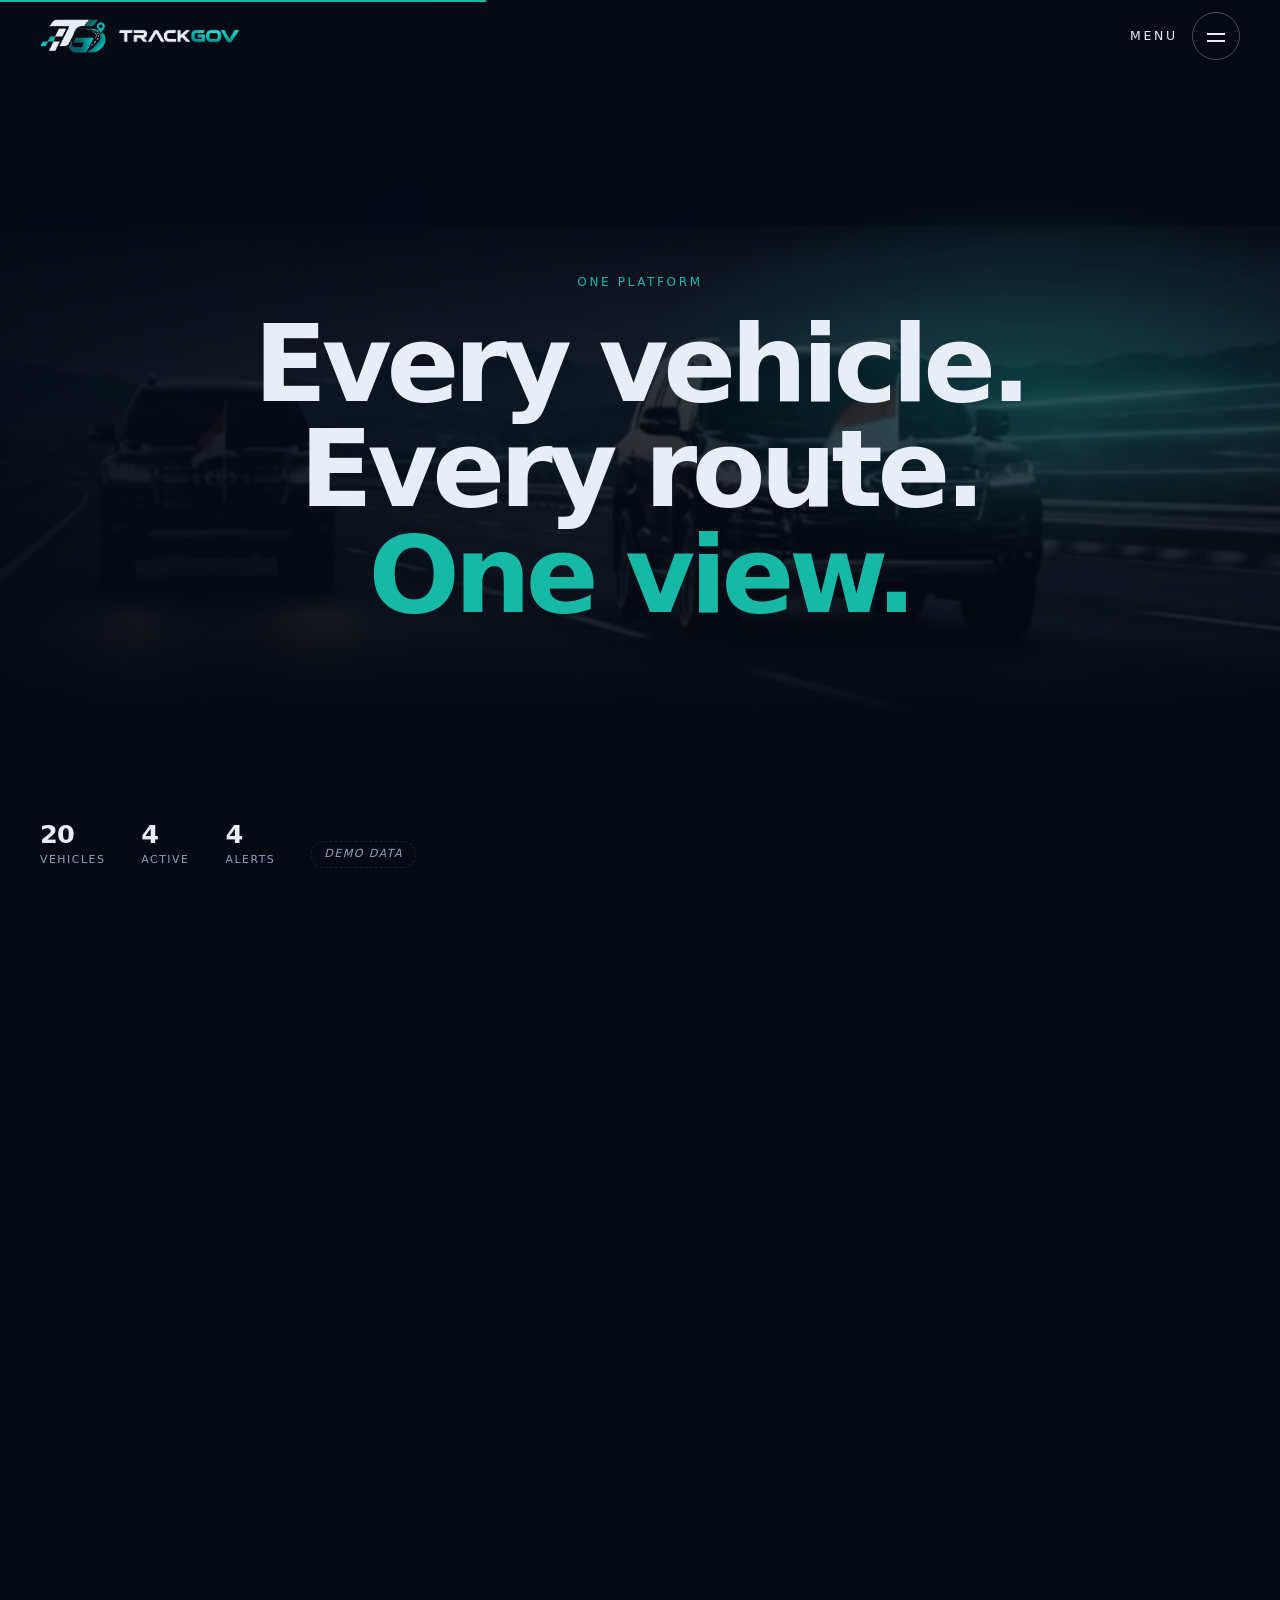
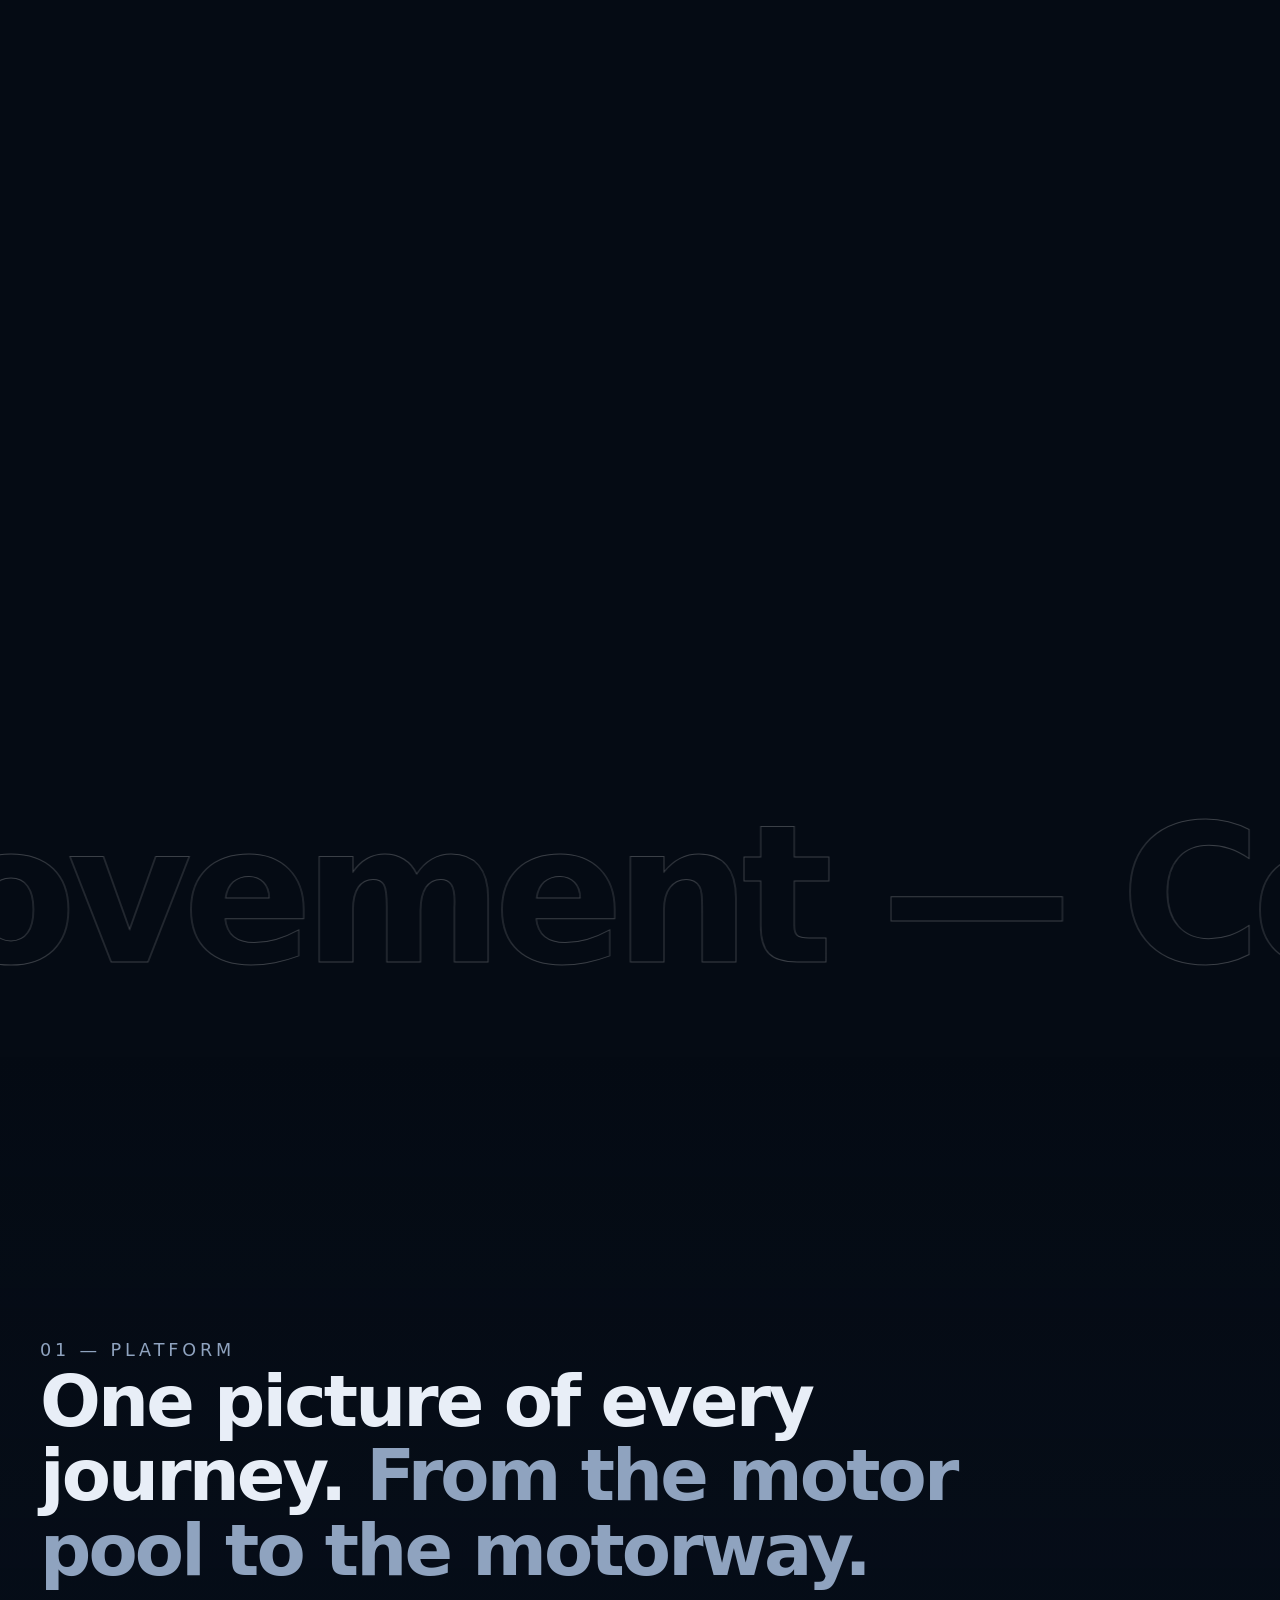
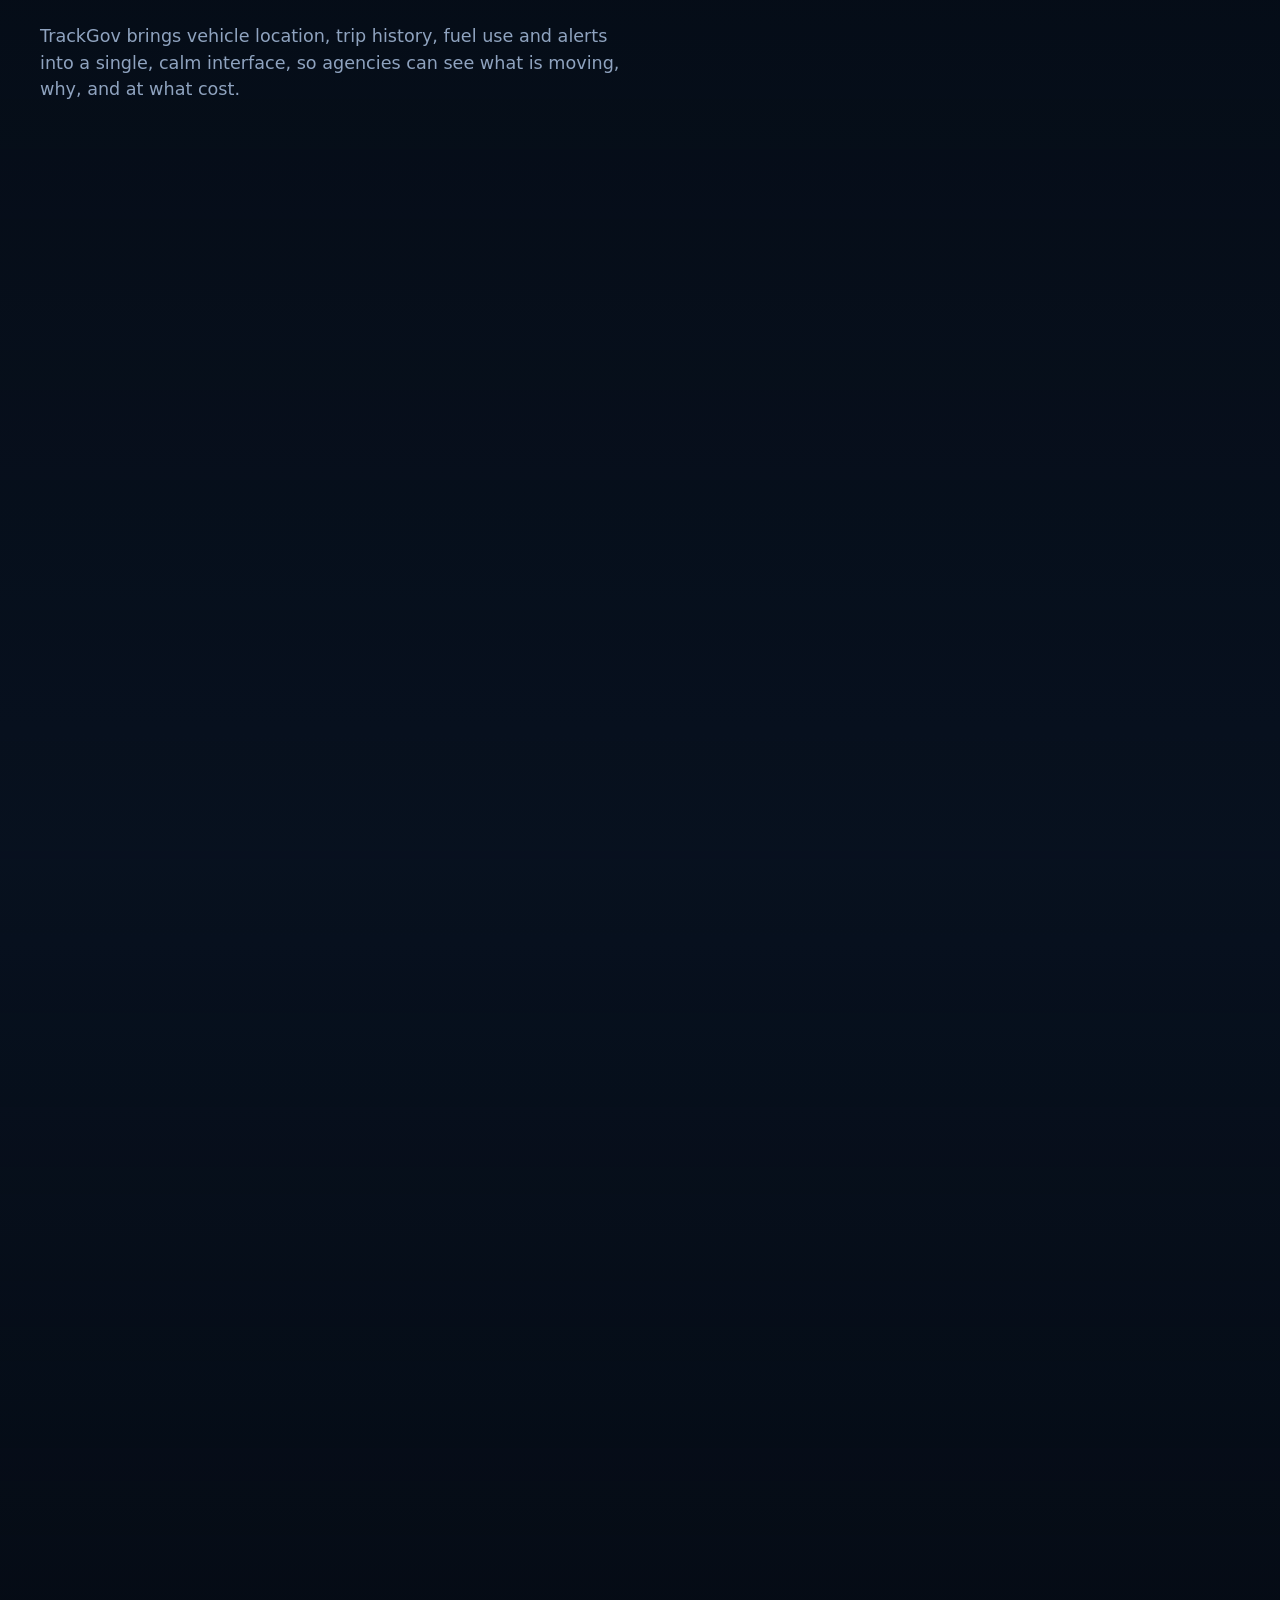
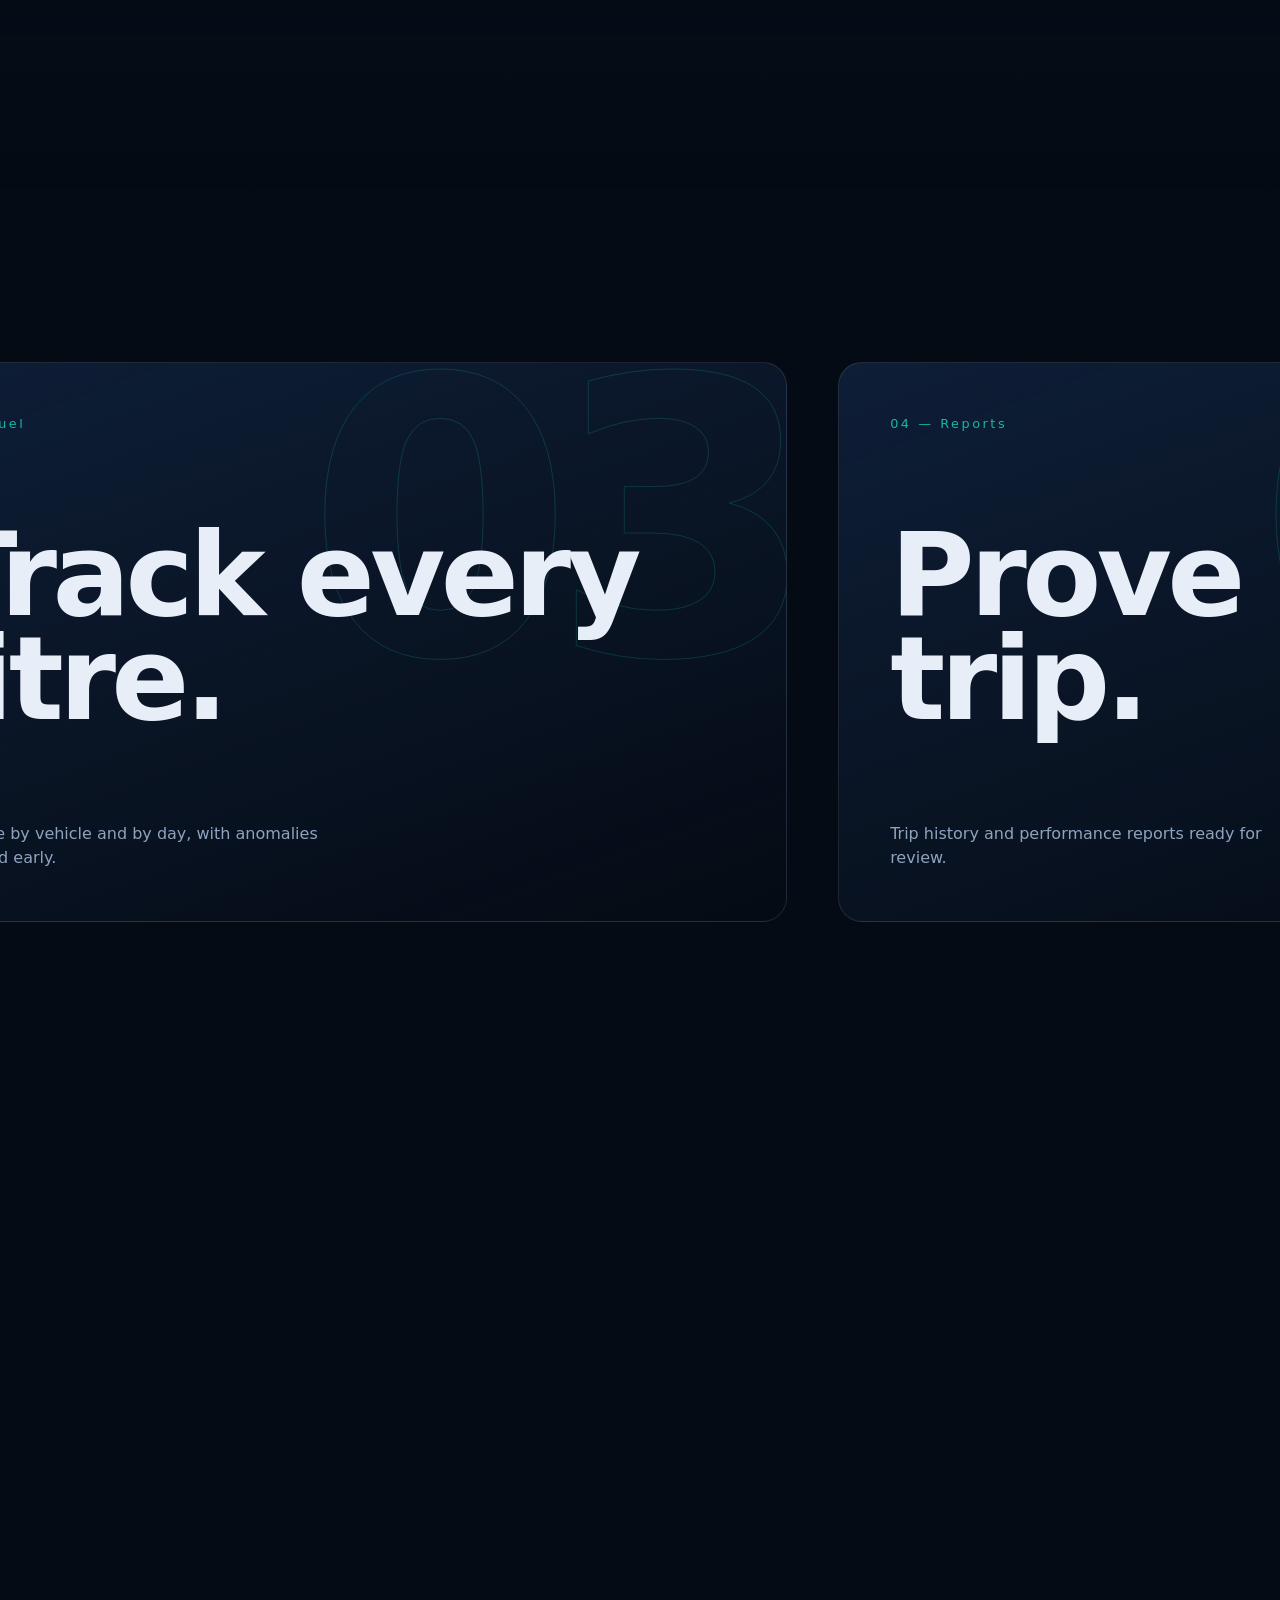
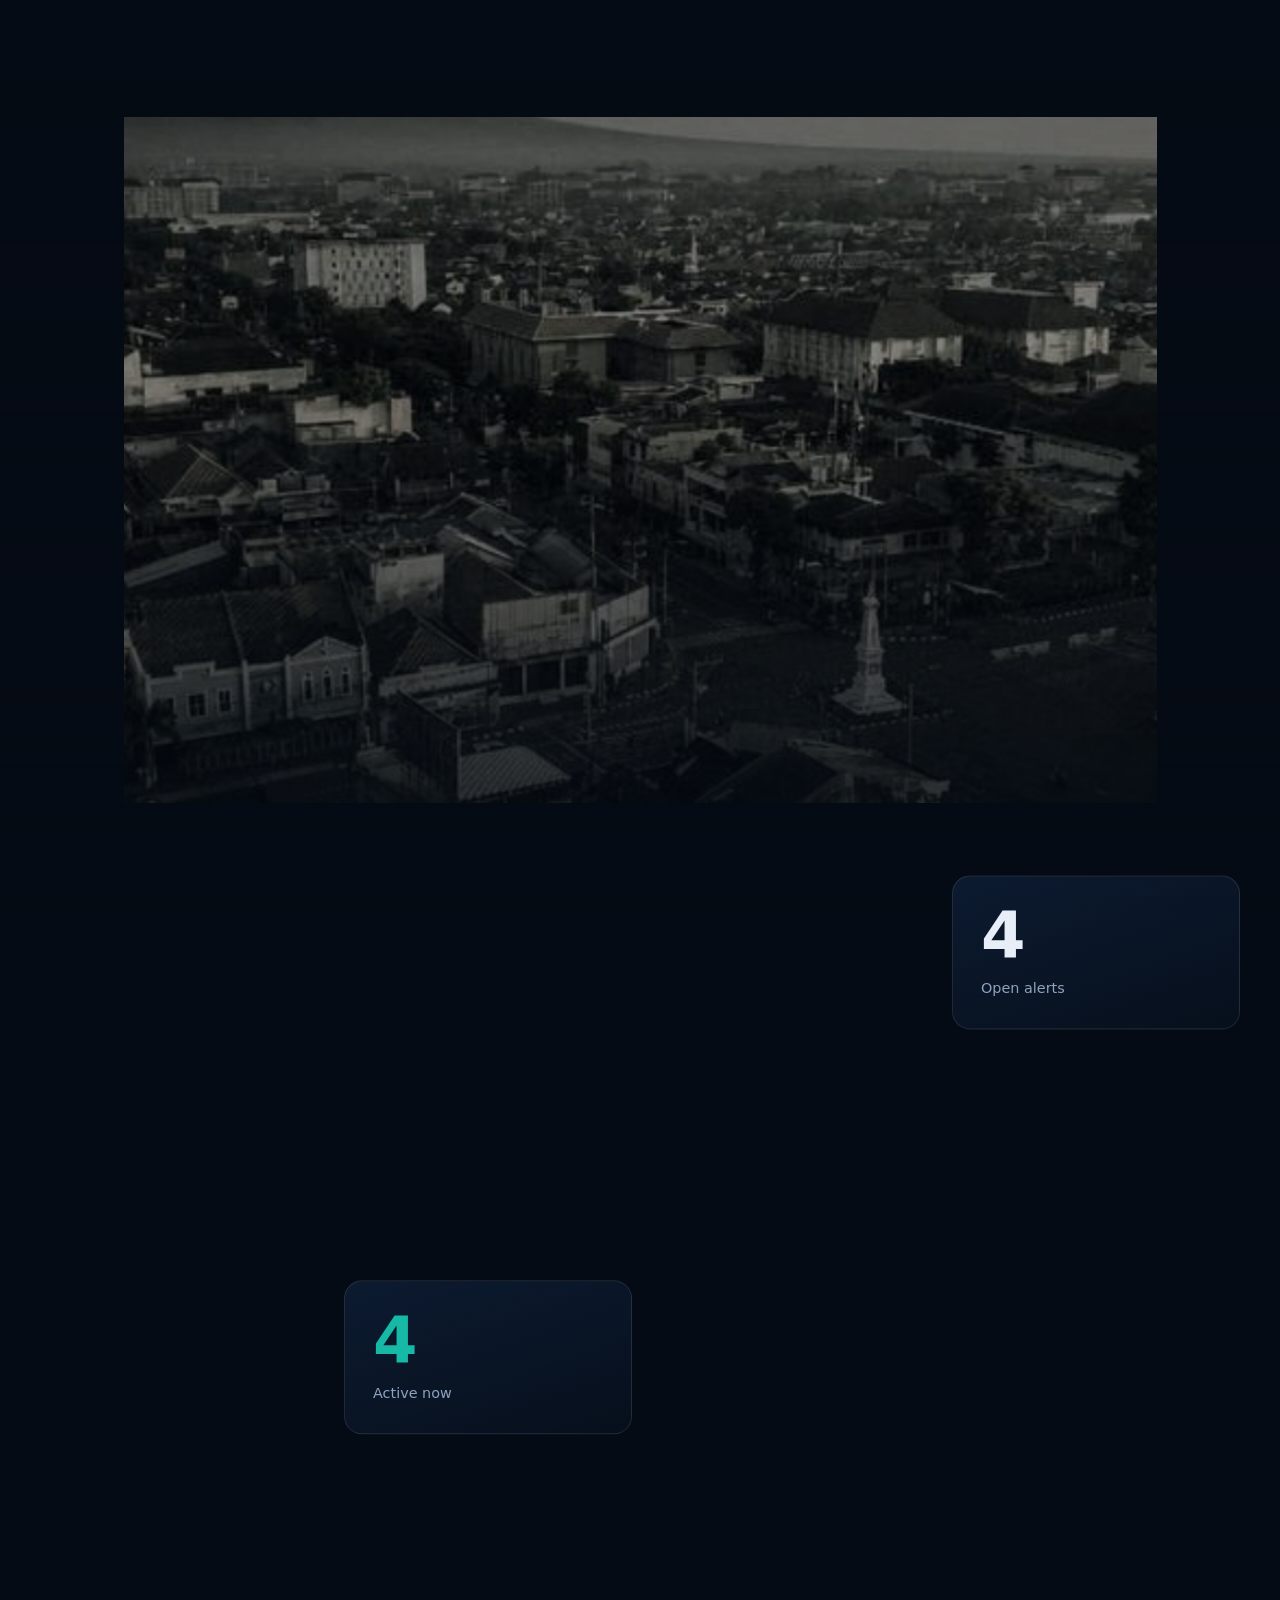
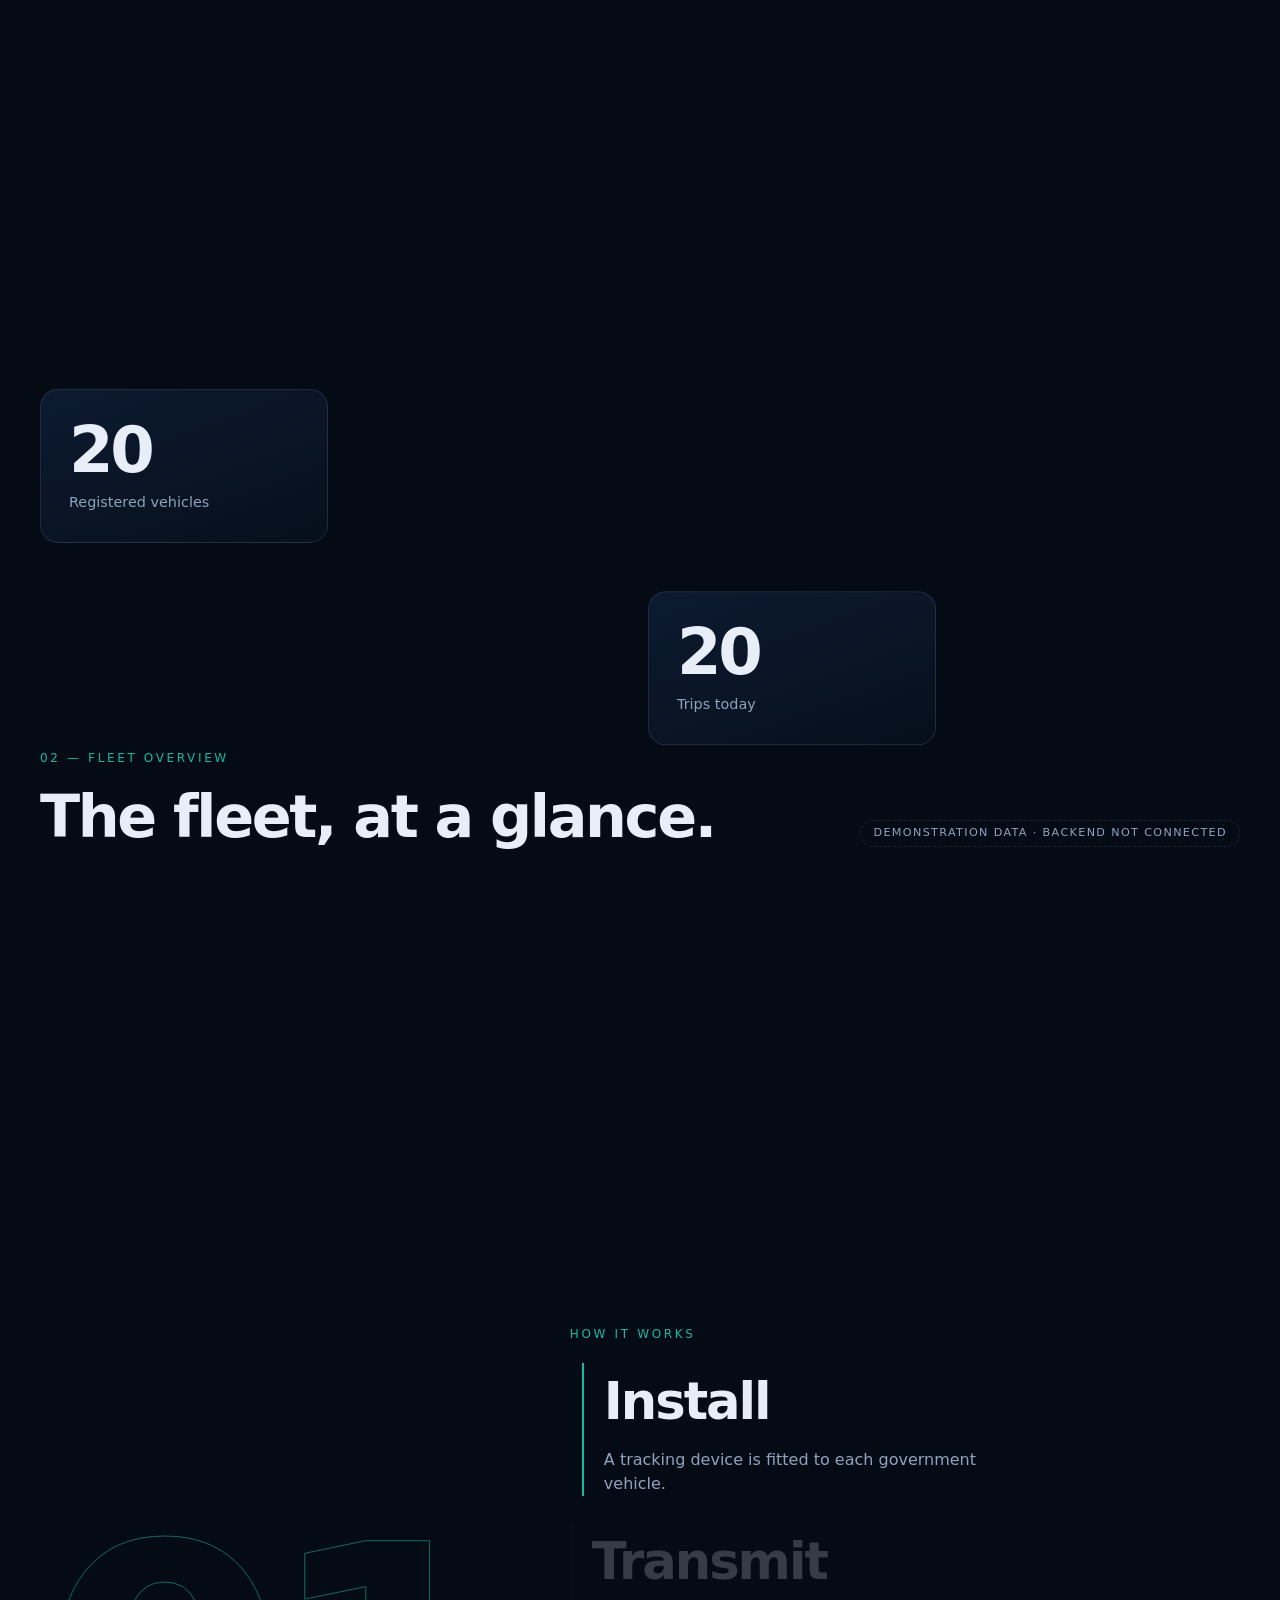
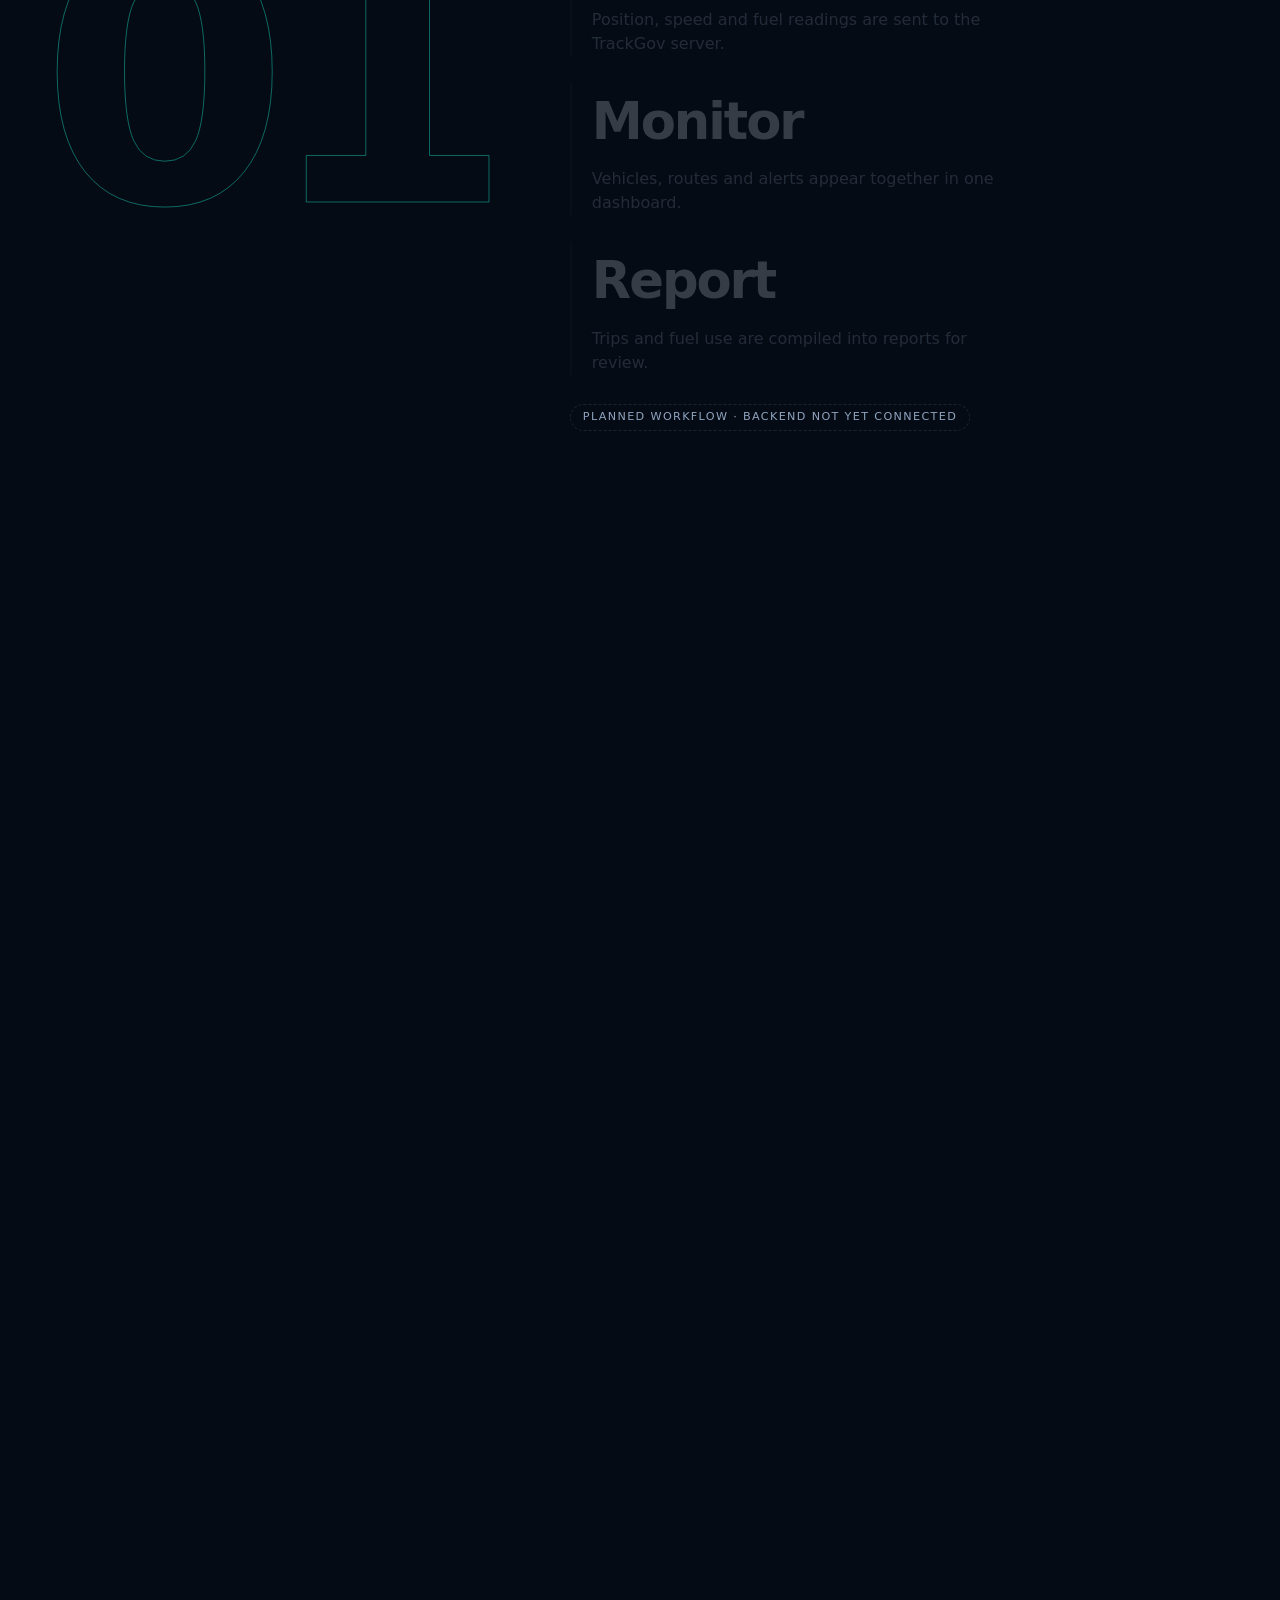
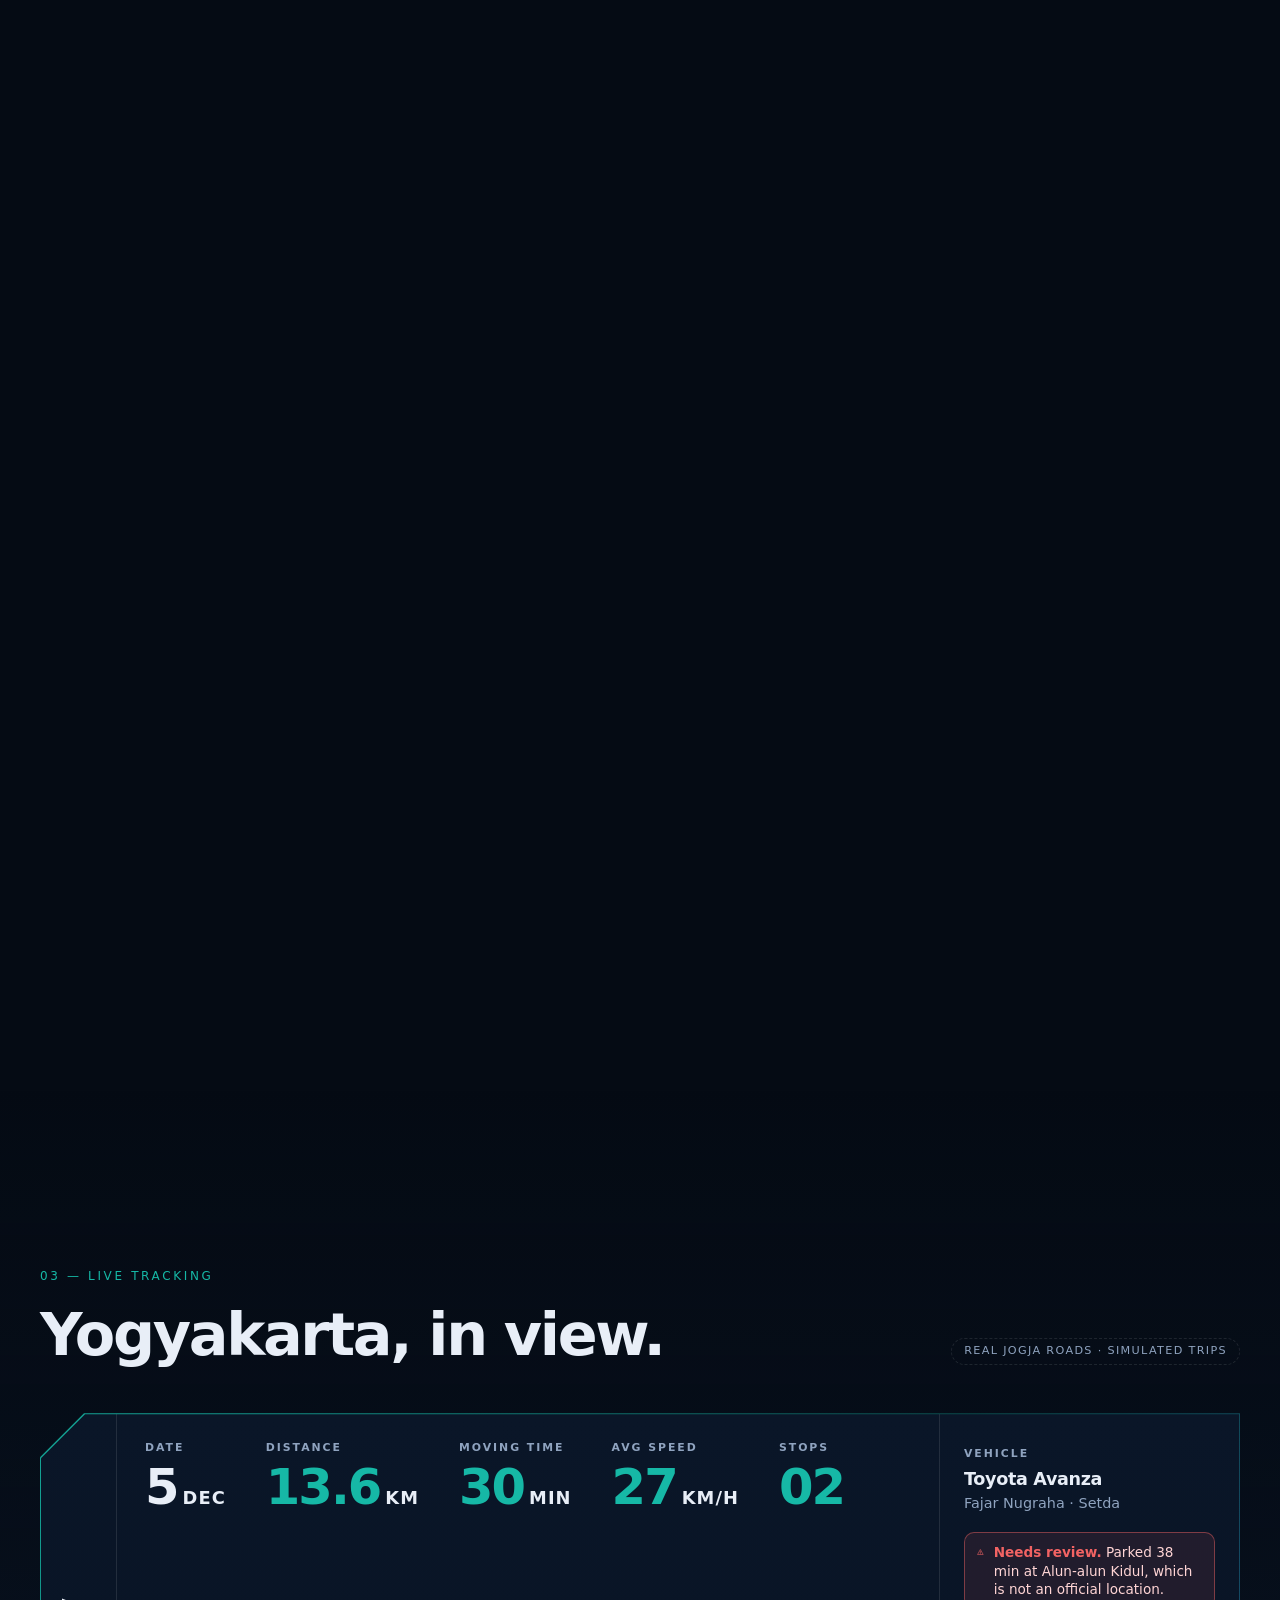
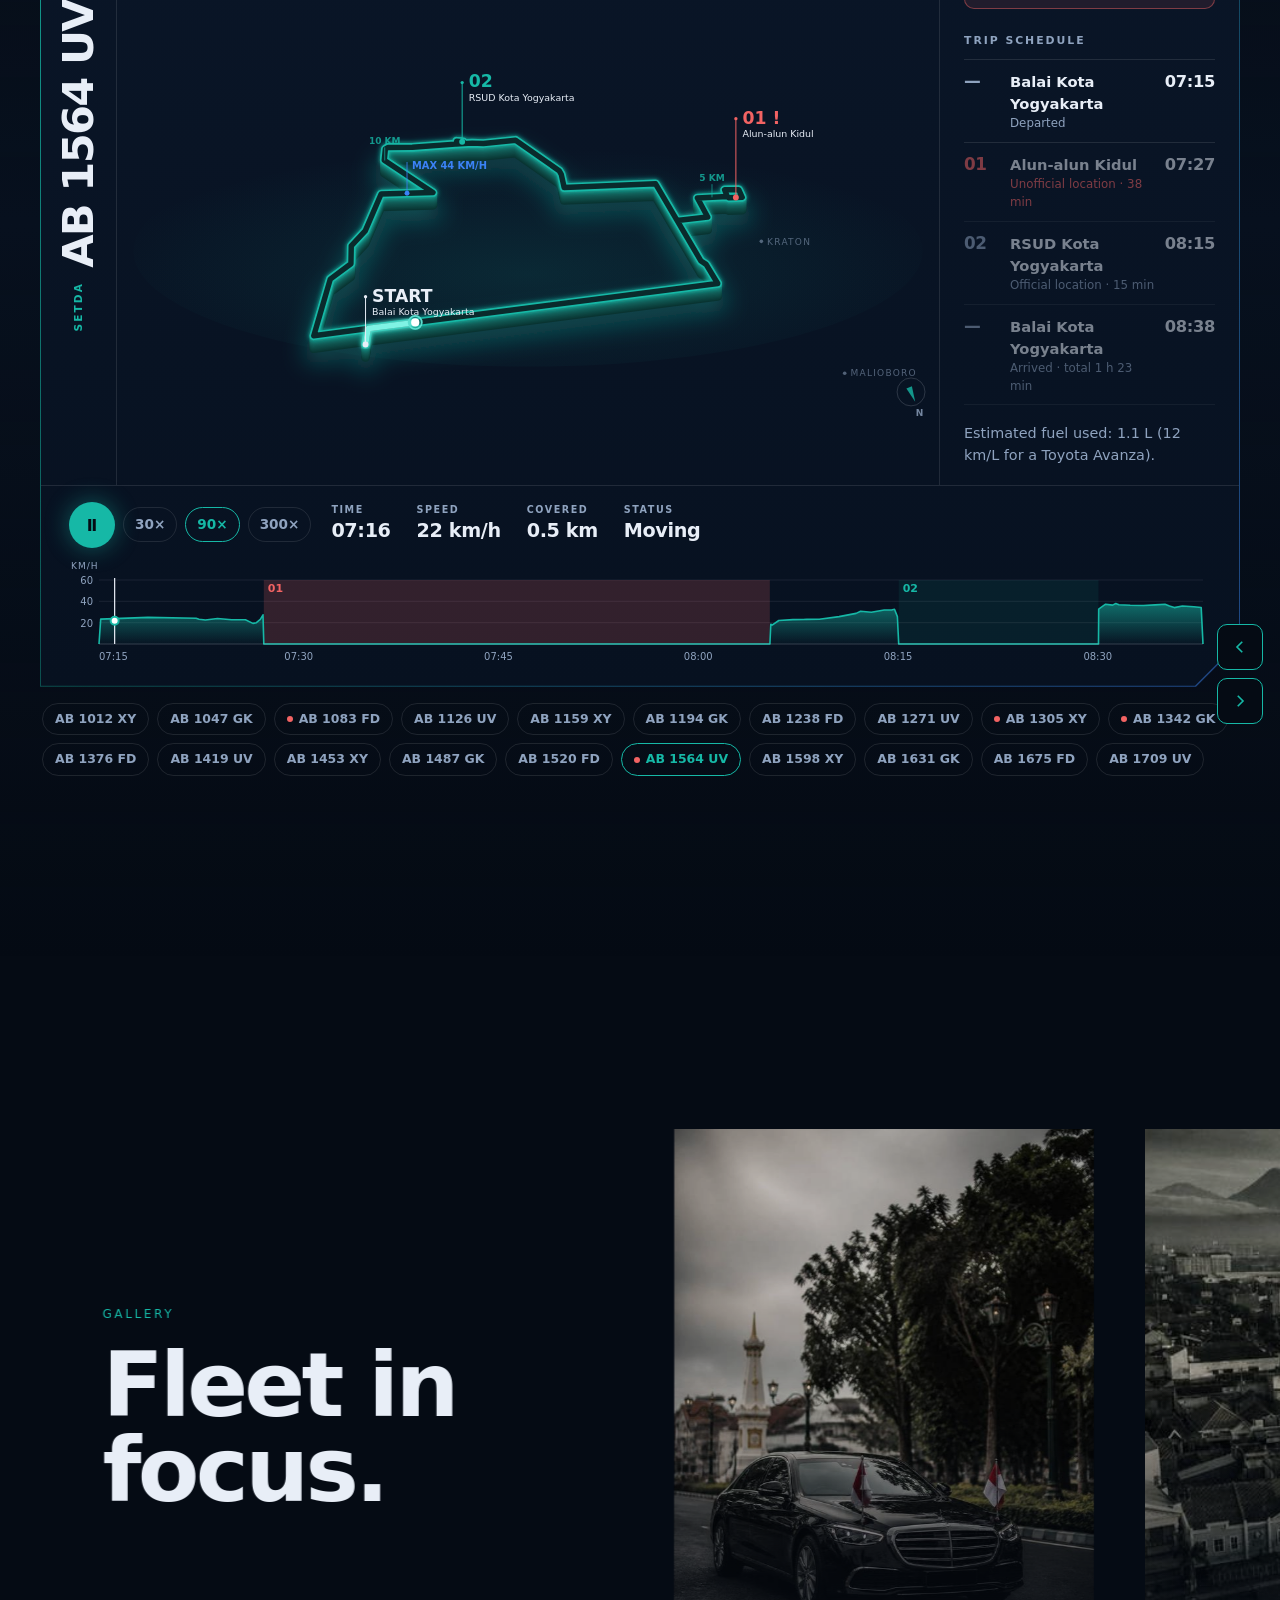
<file: index.html>
<!doctype html>
<html lang="en">
  <head>
    <meta charset="utf-8" />
    <meta name="viewport" content="width=device-width, initial-scale=1, viewport-fit=cover" />
    <title>TrackGov — Movement, Under Control.</title>
    <meta name="color-scheme" content="dark" />

    <link rel="stylesheet" href="css/style.css" />
    <link rel="stylesheet" href="css/track.css" />
  </head>
  <body class="loading">
    <div class="curtain" id="cur" aria-hidden="true">
      <div class="ld">
        <div class="lg lg-b"></div>
        <img class="lw-b" src="assets/img/logo-wordmark.png" alt="" width="602" height="69" /><img
          class="lt-b"
          src="assets/img/logo-tagline.png"
          alt=""
          width="545"
          height="19"
        />
      </div>
      <span id="lab">TrackGov</span><b id="cnt">0</b>
    </div>
    <div class="pg" aria-hidden="true"></div>
    <div class="bgfx" aria-hidden="true">
      <i class="o o1"></i><i class="o o2"></i><i class="o o3"></i
      ><svg viewBox="0 0 600 600" fill="none" stroke="#16b8a6" stroke-width="1">
        <defs>
          <g id="ct">
            <path d="M300 80C420 70 530 150 540 280S450 520 300 530 70 440 60 300 180 90 300 80Z" />
            <path
              d="M300 120C400 112 490 180 498 285S425 480 300 488 108 415 100 300 200 128 300 120Z"
            />
            <path
              d="M300 160C380 154 450 210 456 290S400 440 300 446 146 390 140 300 220 166 300 160Z"
            />
            <path
              d="M300 200C360 196 410 238 414 295S375 400 300 404 186 365 182 300 240 204 300 200Z"
            />
          </g>
        </defs>
        <use href="#ct" />
        <use
          href="#ct"
          transform="translate(300 300) scale(1.55) rotate(20) translate(-300 -300)"
        />
        <use
          href="#ct"
          transform="translate(300 300) scale(2.3) rotate(-15) translate(-300 -300)"
        /></svg
      ><b class="sk"></b><b class="sk"></b><b class="sk"></b>
    </div>
    <header id="top">
      <div class="wrap bar">
        <a class="mark" href="#hero" aria-label="TrackGov — home"
          ><span class="lg lg-s" aria-hidden="true"></span
          ><img class="lw-s" src="assets/img/logo-wordmark.png" alt="" width="602" height="69"
        /></a>
        <button class="burger" aria-expanded="false" aria-controls="menu" aria-label="Open menu">
          <span class="lbl">Menu</span><span class="ic" aria-hidden="true"><i></i><i></i></span>
        </button>
      </div>
    </header>
    <div class="menu" id="menu" inert role="dialog" aria-modal="true" aria-label="Main menu">
      <div class="mc">
        <figure class="t t-sedan" style="--i: 0">
          <img
            src="assets/img/sedan.jpg"
            alt="Black official sedan with Indonesian flags on a Yogyakarta road"
            loading="lazy"
            decoding="async"
          />
          <figcaption>Official fleet</figcaption>
        </figure>
        <figure class="t t-yogya" style="--i: 1">
          <img
            src="assets/img/yogyakarta-aerial.jpg"
            alt="Aerial view of Yogyakarta with the Tugu intersection and Mount Merapi"
            loading="lazy"
            decoding="async"
          />
          <figcaption>Yogyakarta</figcaption>
        </figure>
        <figure class="t t-detail" style="--i: 2">
          <img
            src="assets/img/sedan-detail.jpg"
            alt="Close-up of the sedan grille and headlights"
            loading="lazy"
            decoding="async"
          />
          <figcaption>Detail</figcaption>
        </figure>
        <figure class="t t-suv" style="--i: 3">
          <img
            src="assets/img/suv-highway.jpg"
            alt="Black government SUV driving along a highway"
            loading="lazy"
            decoding="async"
          />
          <figcaption>On the road</figcaption>
        </figure>
        <figure class="t t-control" style="--i: 4">
          <img
            src="assets/img/control-room.jpg"
            alt="Fleet operations room with tracking screens"
            loading="lazy"
            decoding="async"
          />
          <figcaption>Operations</figcaption>
        </figure>
      </div>
      <nav class="mn" aria-label="Main">
        <ul>
          <li>
            <a href="#hero" data-hot="sedan"
              ><em aria-hidden="true">01</em><span style="--i: 0">Home</span></a
            >
          </li>
          <li>
            <a href="#tracking" data-hot="yogya"
              ><em aria-hidden="true">02</em><span style="--i: 1">Live Tracking</span></a
            >
          </li>
          <li>
            <a href="#capabilities" data-hot="suv"
              ><em aria-hidden="true">03</em><span style="--i: 2">Fleet</span></a
            >
          </li>
          <li>
            <a href="#intelligence" data-hot="control"
              ><em aria-hidden="true">04</em><span style="--i: 3">Reports</span></a
            >
          </li>
          <li>
            <a href="#about" data-hot="detail"
              ><em aria-hidden="true">05</em><span style="--i: 4">About</span></a
            >
          </li>
          <li>
            <a href="login.html" data-hot="sedan"
              ><em aria-hidden="true">06</em><span style="--i: 5">Login</span></a
            >
          </li>
        </ul>
      </nav>
      <p class="mf">TrackGov · Demonstration build</p>
      <svg
        class="cont"
        viewBox="0 0 600 600"
        fill="none"
        stroke="#16b8a6"
        stroke-width="1"
        aria-hidden="true"
      >
        <path d="M300 80C420 70 530 150 540 280S450 520 300 530 70 440 60 300 180 90 300 80Z" />
        <path
          d="M300 120C400 112 490 180 498 285S425 480 300 488 108 415 100 300 200 128 300 120Z"
        />
        <path
          d="M300 160C380 154 450 210 456 290S400 440 300 446 146 390 140 300 220 166 300 160Z"
        />
        <path
          d="M300 200C360 196 410 238 414 295S375 400 300 404 186 365 182 300 240 204 300 200Z"
        />
        <path
          d="M300 240C335 238 370 262 372 298S350 360 300 362 228 338 226 300 265 242 300 240Z"
        />
      </svg>
    </div>

    <main>
      <section class="hero" id="hero" style="padding: 0">
        <div class="hs">
          <div class="vid">
            <video
              id="hv"
              autoplay
              loop
              muted
              playsinline
              preload="metadata"
              poster="assets/img/hero-poster.jpg"
              aria-hidden="true"
              tabindex="-1"
            >
              <source src="assets/video/hero.mp4" type="video/mp4" />
            </video>
          </div>
          <div class="dim" aria-hidden="true"></div>
          <div class="ghost" aria-hidden="true">TRACKGOV</div>
          <div class="hud" aria-hidden="true">
            <svg viewBox="0 0 1200 600" preserveAspectRatio="xMidYMid slice">
              <path
                id="rt"
                d="M-20 520C200 480 330 560 520 470S800 330 960 380 1160 280 1240 300"
                fill="none"
                stroke="rgba(22,184,166,.55)"
                stroke-width="2"
                stroke-dasharray="6 10"
              >
                <animate
                  attributeName="stroke-dashoffset"
                  from="160"
                  to="0"
                  dur="6s"
                  repeatCount="indefinite"
                />
              </path>
              <circle r="6" fill="#16b8a6">
                <animateMotion dur="9s" repeatCount="indefinite">
                  <mpath href="#rt" />
                </animateMotion>
              </circle>
              <circle r="16" fill="none" stroke="#16b8a6" opacity=".4">
                <animateMotion dur="9s" repeatCount="indefinite">
                  <mpath href="#rt" />
                </animateMotion>
              </circle>
            </svg>
            <div class="chip" style="--k: 26; right: 9%; top: 24%">
              <div class="ci" id="hero-car-chip">Live tracking</div>
            </div>
            <div class="chip" style="--k: -18; right: 24%; top: 64%">
              <div class="ci">Fuel <b id="hero-fuel-chip">0 L</b> today</div>
            </div>
            <div class="chip" style="--k: 14; right: 5%; top: 50%">
              <div class="ci">Alerts <b id="hero-alerts-chip">0</b></div>
            </div>
            <span class="hudl">Simulated telemetry · demonstration</span>
          </div>
          <div class="stats">
            <div><b class="cnt" id="hero-vehicles" data-to="0">0</b><span>Vehicles</span></div>
            <div><b class="cnt" id="hero-active" data-to="0">0</b><span>Active</span></div>
            <div><b class="cnt" id="hero-alerts" data-to="0">0</b><span>Alerts</span></div>
            <i class="demo">Demo data</i>
          </div>
          <div class="wrap">
            <h1 aria-label="Movement, Under Control.">
              <span><em>Movement,</em></span
              ><span><em>Under Control.</em></span>
            </h1>
            <p class="lede fade" style="animation-delay: 1.7s">
              A unified view of government fleet movement, operations, and performance.
            </p>
            <div class="ctas fade" style="animation-delay: 1.9s">
              <a class="btn p" href="#tracking">Explore Live Tracking</a
              ><a class="btn s" href="#intro">Discover TrackGov</a>
            </div>
          </div>
          <div class="ph2">
            <small class="eyebrow">One platform</small>
            <p>Every vehicle.</p>
            <p>Every route.</p>
            <p>One view.</p>
          </div>
          <div class="scroll" aria-hidden="true">Scroll<b></b></div>
        </div>
      </section>

      <div class="marq" aria-hidden="true">
        <div class="mt">
          <span>Movement — Control — Precision — </span
          ><span>Movement — Control — Precision — </span>
        </div>
      </div>
      <section class="intro" id="intro">
        <div class="pin">
          <div class="wrap">
            <p class="eyebrow rv">01 — Platform</p>
            <h2 class="rv" style="--d: 0.1s">
              One picture of every journey.
              <span class="m">From the motor pool to the motorway.</span>
            </h2>
            <p class="rv" style="--d: 0.2s">
              TrackGov brings vehicle location, trip history, fuel use and alerts into a single,
              calm interface, so agencies can see what is moving, why, and at what cost.
            </p>
          </div>
        </div>
      </section>

      <section class="hz" id="capabilities" aria-label="Capabilities">
        <div class="hzp">
          <div class="hzt">
            <article class="pn" data-n="01">
              <span class="no">01 — Live Tracking</span>
              <h3>See every<br />vehicle.</h3>
              <p>One map for the whole fleet, once the tracking backend is connected.</p>
            </article>
            <article class="pn" data-n="02">
              <span class="no">02 — Refuels</span>
              <h3>Log every<br />refuel.</h3>
              <p>Liters, price, odometer and a receipt photo for every refuel.</p>
            </article>
            <article class="pn" data-n="03">
              <span class="no">03 — Fuel</span>
              <h3>Track every<br />litre.</h3>
              <p>Fuel use by vehicle and by day, with anomalies surfaced early.</p>
            </article>
            <article class="pn" data-n="04">
              <span class="no">04 — Reports</span>
              <h3>Prove every<br />trip.</h3>
              <p>Trip history and performance reports ready for review.</p>
            </article>
          </div>
        </div>
      </section>
      <section class="pho" id="city" aria-label="Yogyakarta">
        <div class="phs">
          <div
            class="phi"
            role="img"
            aria-label="Aerial view of Yogyakarta with the Tugu intersection and Mount Merapi"
          ></div>
          <div class="pht">
            <p class="eyebrow">Yogyakarta</p>
            <h2>A city always in motion.</h2>
          </div>
        </div>
      </section>
      <section id="fleet">
        <div class="wrap">
          <div class="head">
            <div>
              <p class="eyebrow rv">02 — Fleet overview</p>
              <h2 class="rv">The fleet, at a glance.</h2>
            </div>
            <span class="demo rv">Demonstration data · backend not connected</span>
          </div>
          <div class="cards">
            <div class="card rv">
              <div class="n" id="fleet-vehicles">–</div>
              <p>Registered vehicles</p>
            </div>
            <div class="card rv" style="--d: 0.1s">
              <div class="n teal" id="fleet-active">–</div>
              <p>Active now</p>
            </div>
            <div class="card rv" style="--d: 0.2s">
              <div class="n" id="fleet-trips">–</div>
              <p>Trips today</p>
            </div>
            <div class="card rv" style="--d: 0.3s">
              <div class="n" id="fleet-alerts">–</div>
              <p>Open alerts</p>
            </div>
          </div>
        </div>
      </section>

      <section class="how" id="how" aria-label="How it works">
        <div class="hws">
          <div class="hn" aria-hidden="true">01</div>
          <div>
            <p class="eyebrow">How it works</p>
            <ol>
              <li class="on">
                <h3>Install</h3>
                <p>A tracking device is fitted to each government vehicle.</p>
              </li>
              <li>
                <h3>Transmit</h3>
                <p>Position, speed and fuel readings are sent to the TrackGov server.</p>
              </li>
              <li>
                <h3>Monitor</h3>
                <p>Vehicles, routes and alerts appear together in one dashboard.</p>
              </li>
              <li>
                <h3>Report</h3>
                <p>Trips and fuel use are compiled into reports for review.</p>
              </li>
            </ol>
            <span class="demo">Planned workflow · backend not yet connected</span>
          </div>
        </div>
      </section>
      <section
        id="tracking"
        style="background: linear-gradient(transparent, rgba(10, 22, 40, 0.5), transparent)"
      >
        <div class="wrap">
          <div class="head">
            <div>
              <p class="eyebrow rv">03 — Live tracking</p>
              <h2 class="rv">Yogyakarta, in view.</h2>
            </div>
            <span class="demo rv">Real Jogja roads · simulated trips</span>
          </div>
          <div class="tg" id="tg">
            <div class="tg-frame">
              <div class="tg-card" role="region" aria-label="Trip replay">
                <div class="tg-side">
                  <span class="tg-plate" id="tg-plate">AB 1564 UV</span
                  ><span class="tg-agency" id="tg-agency">Setda</span>
                </div>
                <div class="tg-stats">
                  <div class="tg-stat tg-date">
                    <span class="tg-label">Date</span
                    ><span class="tg-v" id="tg-sDate">28<small>OCT</small></span>
                  </div>
                  <div class="tg-stat">
                    <span class="tg-label">Distance</span
                    ><span class="tg-v" id="tg-sDist">0<small>KM</small></span>
                  </div>
                  <div class="tg-stat">
                    <span class="tg-label">Moving time</span
                    ><span class="tg-v" id="tg-sMove">0<small>MIN</small></span>
                  </div>
                  <div class="tg-stat">
                    <span class="tg-label">Avg speed</span
                    ><span class="tg-v" id="tg-sAvg">0<small>KM/H</small></span>
                  </div>
                  <div class="tg-stat">
                    <span class="tg-label">Stops</span><span class="tg-v" id="tg-sStops">0</span>
                  </div>
                </div>
                <div class="tg-stage">
                  <svg id="tg-track" role="img" aria-label="Trip route"></svg>
                </div>
                <aside class="tg-info">
                  <div>
                    <span class="tg-label">Vehicle</span>
                    <h3 id="tg-vName">Toyota Avanza</h3>
                    <p id="tg-vMeta">Driver</p>
                  </div>
                  <div class="tg-flag" id="tg-flag" role="status">
                    <svg width="18" height="18" viewBox="0 0 24 24" aria-hidden="true">
                      <path d="M12 3l10 18H2z" fill="none" stroke="#f26363" stroke-width="2" />
                      <path
                        d="M12 10v5M12 18v.5"
                        stroke="#f26363"
                        stroke-width="2"
                        stroke-linecap="round"
                      /></svg
                    ><span id="tg-flagText"></span>
                  </div>
                  <div>
                    <span class="tg-label">Trip schedule</span>
                    <ol class="tg-sched" id="tg-sched"></ol>
                  </div>
                  <p class="tg-note" id="tg-fuel"></p>
                </aside>
                <div class="tg-player">
                  <div class="tg-ctrl">
                    <button class="tg-play" id="tg-play" aria-label="Play replay">
                      <svg id="tg-playIcon" width="18" height="18" viewBox="0 0 24 24">
                        <path d="M7 4l13 8-13 8z" fill="currentColor" />
                      </svg>
                    </button>
                    <button class="tg-rate" data-r="30" aria-pressed="false">30×</button>
                    <button class="tg-rate" data-r="90" aria-pressed="true">90×</button>
                    <button class="tg-rate" data-r="300" aria-pressed="false">300×</button>
                  </div>
                  <div class="tg-readout">
                    <span><small>Time</small><b id="tg-rClock">07:00</b></span>
                    <span><small>Speed</small><b id="tg-rSpeed">0 km/h</b></span>
                    <span><small>Covered</small><b id="tg-rDist">0.0 km</b></span>
                    <span><small>Status</small><b id="tg-rState">Ready</b></span>
                  </div>
                  <div class="tg-profile">
                    <svg
                      id="tg-prof"
                      aria-label="Speed over the trip. Click or drag to jump to a moment."
                    ></svg>
                  </div>
                </div>
              </div>
            </div>
            <div class="tg-nav">
              <button id="tg-prev" aria-label="Previous vehicle">
                <svg width="18" height="18" viewBox="0 0 24 24">
                  <path d="M15 5l-7 7 7 7" fill="none" stroke="currentColor" stroke-width="2.2" />
                </svg>
              </button>
              <button id="tg-next" aria-label="Next vehicle">
                <svg width="18" height="18" viewBox="0 0 24 24">
                  <path d="M9 5l7 7-7 7" fill="none" stroke="currentColor" stroke-width="2.2" />
                </svg>
              </button>
            </div>
            <div class="tg-chips" id="tg-chips" aria-label="Choose a vehicle"></div>
          </div>
        </div>
      </section>

      <section class="hz" id="gallery" aria-label="Photo gallery">
        <div class="hzp">
          <div class="hzt">
            <div class="gh">
              <p class="eyebrow">Gallery</p>
              <h2>Fleet in focus.</h2>
            </div>
            <figure class="gp wide">
              <div
                class="gi gi-sedan"
                role="img"
                aria-label="Black official sedan with Indonesian flags"
              ></div>
              <span>Official fleet</span>
            </figure>
            <figure class="gp">
              <div
                class="gi gi-yogya"
                role="img"
                aria-label="Aerial view of Yogyakarta"
              ></div>
              <span>Yogyakarta</span>
            </figure>
            <figure class="gp">
              <div
                class="gi gi-suv"
                role="img"
                aria-label="Government SUV on the highway"
              ></div>
              <span>On the road</span>
            </figure>
            <figure class="gp">
              <div
                class="gi gi-control"
                role="img"
                aria-label="Fleet operations room"
              ></div>
              <span>Operations</span>
            </figure>
            <figure class="gp wide">
              <div
                class="gi gi-detail"
                role="img"
                aria-label="Sedan grille and headlights"
              ></div>
              <span>Detail</span>
            </figure>
          </div>
        </div>
      </section>
      <section class="split" aria-label="Fleet insight">
        <div class="wrap">
          <h2 aria-label="Fleet insight">
            <span data-slide="-1" aria-hidden="true">FLEET</span
            ><span data-slide="1" aria-hidden="true">INSIGHT</span>
          </h2>
          <p class="rv">From fuel to trip history, every number in one place, ready for review.</p>
        </div>
      </section>
      <section id="intelligence">
        <div class="wrap">
          <div class="head">
            <div>
              <p class="eyebrow rv">04 — Fleet intelligence</p>
              <h2 class="rv">Fuel, trips, reports.</h2>
            </div>
            <span class="demo rv">Demonstration data</span>
          </div>
          <div class="grid2">
            <div class="panel chart rv">
              <h3>Fuel monitoring</h3>
              <p>Fuel bought today, per agency (liters)</p>
              <!-- Filled by js/landing.js -->
              <div class="bars" id="fuel-bars" role="img" aria-label="Fuel bought today per agency"></div>
            </div>
            <div class="panel chart rv" style="--d: 0.15s">
              <h3>Trip history</h3>
              <p>Latest trips today</p>
              <table>
                <caption style="position: absolute; left: -9999px">
                  Latest trips today
                </caption>
                <thead>
                  <tr>
                    <th>Vehicle</th>
                    <th>Route</th>
                    <th>Status</th>
                  </tr>
                </thead>
                <!-- Filled by js/landing.js -->
                <tbody id="recent-trips"></tbody>
              </table>
            </div>
            <div class="panel chart rv" style="--d: 0.3s">
              <h3>Reports &amp; analytics</h3>
              <p id="fuel-check-text">Fuel check today: cars whose fuel matches their distance</p>
              <div
                class="n teal"
                id="fuel-check-percent"
                style="font-size: 3.4rem; font-weight: 700; letter-spacing: -0.05em"
              >
                0%
              </div>
              <div
                id="fuel-check-meter"
                style="height: 8px; border-radius: 9px; background: var(--navy2); margin-top: 16px"
                role="img"
                aria-label="Fuel check today"
              >
                <div
                  id="fuel-check-bar"
                  style="
                    width: 0%;
                    height: 100%;
                    border-radius: 9px;
                    background: linear-gradient(90deg, var(--blue), var(--teal));
                  "
                ></div>
              </div>
            </div>
          </div>
        </div>
      </section>

      <section id="about">
        <div class="wrap about">
          <div>
            <p class="eyebrow rv">About</p>
            <h2 class="rv">Clear, accountable fleet management.</h2>
          </div>
          <div class="rv" style="--d: 0.15s">
            <p>
              TrackGov is a concept for monitoring government vehicles and fuel use. This page is a
              front-end showcase: tracking data, accounts and reports will be connected once the
              backend is ready.
            </p>
            <ul>
              <li>Vehicle tracking <span>01</span></li>
              <li>Fuel monitoring <span>02</span></li>
              <li>Trip history <span>03</span></li>
              <li>Reports &amp; analytics <span>04</span></li>
            </ul>
          </div>
        </div>
      </section>
      <div class="marq" aria-hidden="true">
        <div class="mt">
          <span>Movement — Control — Precision — </span
          ><span>Movement — Control — Precision — </span>
        </div>
      </div>
      <section class="final" id="login">
        <div class="wrap">
          <p class="eyebrow rv">05 — Get started</p>
          <h2 class="rv">Movement,<br />under control.</h2>
          <div class="ctas rv" style="--d: 0.15s">
            <a class="btn p" href="#tracking">Explore Live Tracking</a
            ><a class="btn s" href="login.html">Login</a>
          </div>
        </div>
      </section>
    </main>
    <footer>
      <div class="mega rv" aria-hidden="true">TRACKGOV</div>
      <div class="wrap">
        <span>© TrackGov — Government Vehicle &amp; Fuel Monitoring System</span
        ><span>All figures shown are demonstration data.</span>
      </div>
    </footer>

    <script src="js/main.js"></script>
    <script src="js/data/places.js"></script>
    <script src="js/data/vehicles.js"></script>
    <script src="js/data/routes.js"></script>
    <script src="js/data/refuels.js"></script>
    <script src="js/simulation.js"></script>
    <script src="js/format.js"></script>
    <script src="js/fuel-data.js"></script>
    <script src="js/track.js"></script>
    <script src="js/landing.js"></script>
  </body>
</html>
</file>
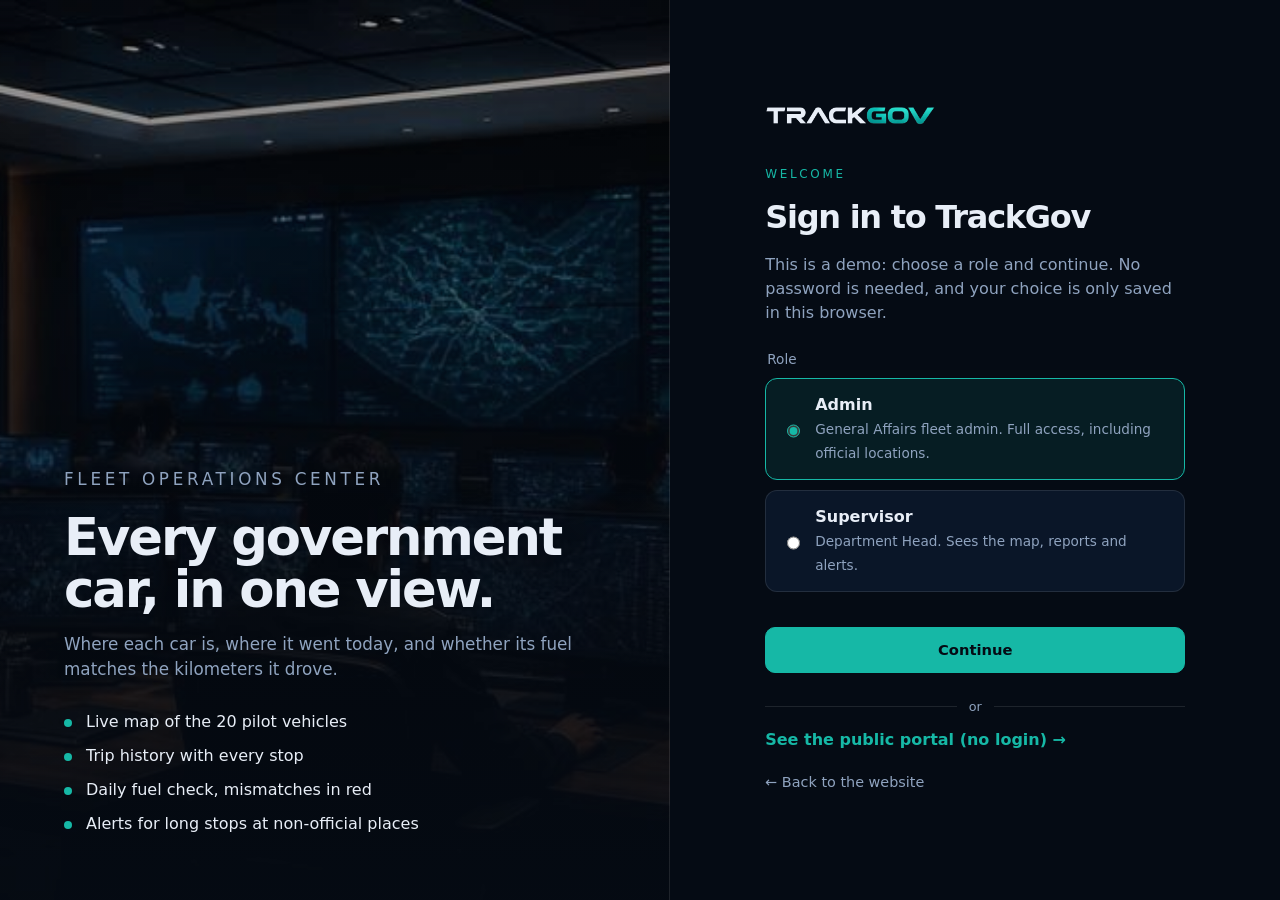
<file: alerts.html>
<!doctype html>
<html lang="en">
  <head>
    <meta charset="utf-8" />
    <meta name="viewport" content="width=device-width, initial-scale=1, viewport-fit=cover" />
    <title>Alerts · TrackGov</title>
    <meta name="description" content="Cars parked too long at non-official places today (simulated data)." />
    <link rel="icon" href="assets/img/logo-mark.png" />
    <link rel="stylesheet" href="css/style.css" />
    <link rel="stylesheet" href="css/app.css" />
    <link rel="stylesheet" href="css/alerts.css" />
  </head>
  <body class="app" data-page="alerts.html">
    <!-- Filled by js/common.js -->
    <aside class="app-sidebar" id="app-sidebar"></aside>

    <main class="app-main">
      <div class="page-head">
        <div>
          <p class="eyebrow">Alerts</p>
          <h1>Unofficial stops</h1>
          <p>
            A car parked more than 30 minutes at a place that is not an official location.
            Check each one, then mark it reviewed or dismiss it.
          </p>
        </div>
        <span class="demo">Demo day · simulated trips</span>
      </div>

      <div class="alert-tabs" role="tablist" aria-label="Alert filter">
        <button class="alert-tab is-active" role="tab" aria-selected="true" data-tab="new">
          New <b id="tab-count-new">0</b>
        </button>
        <button class="alert-tab" role="tab" aria-selected="false" data-tab="reviewed">
          Reviewed <b id="tab-count-reviewed">0</b>
        </button>
        <button class="alert-tab" role="tab" aria-selected="false" data-tab="all">
          All <b id="tab-count-all">0</b>
        </button>
      </div>

      <!-- Filled by js/alerts.js -->
      <div class="alert-cards" id="alert-cards" role="tabpanel"></div>

      <p class="panel-note">
        Decisions are saved in this browser for the demo. With the backend, they will be saved on
        the server for everyone.
      </p>
    </main>

    <!-- Filled by js/common.js -->
    <nav class="app-bottom-nav" id="app-bottom-nav" aria-label="App pages"></nav>

    <script src="js/data/places.js"></script>
    <script src="js/data/vehicles.js"></script>
    <script src="js/data/routes.js"></script>
    <script src="js/simulation.js"></script>
    <script src="js/format.js"></script>
    <script src="js/storage.js"></script>
    <script src="js/common.js"></script>
    <script src="js/alerts.js"></script>
  </body>
</html>
</file>
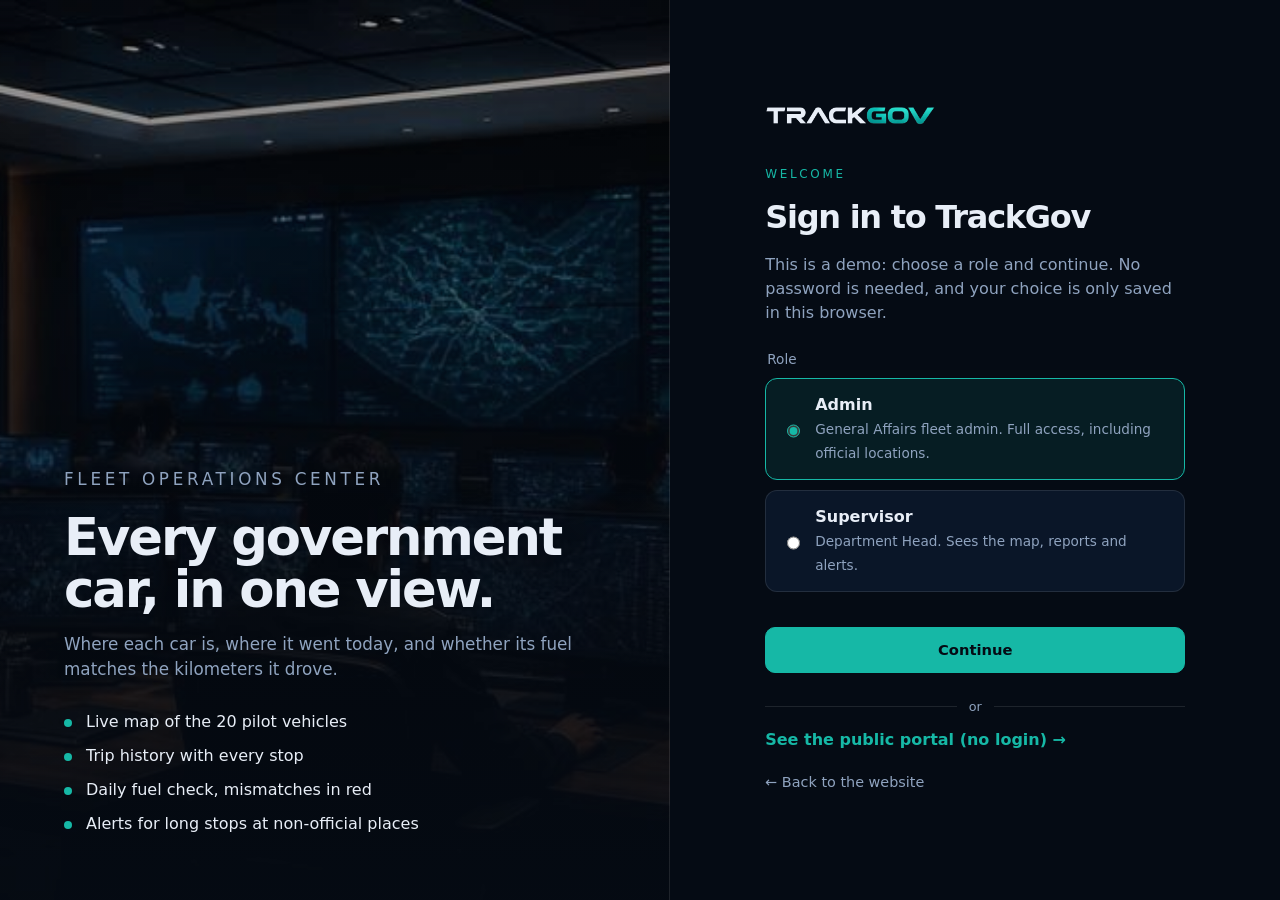
<file: fuel.html>
<!doctype html>
<html lang="en">
  <head>
    <meta charset="utf-8" />
    <meta name="viewport" content="width=device-width, initial-scale=1, viewport-fit=cover" />
    <title>Fuel report · TrackGov</title>
    <meta name="description" content="Daily fuel report: fuel bought compared with the GPS distance (simulated data)." />
    <link rel="icon" href="assets/img/logo-mark.png" />
    <link rel="stylesheet" href="css/style.css" />
    <link rel="stylesheet" href="css/app.css" />
    <link rel="stylesheet" href="css/fuel.css" />
  </head>
  <body class="app" data-page="fuel.html">
    <!-- Filled by js/common.js -->
    <aside class="app-sidebar" id="app-sidebar"></aside>

    <main class="app-main">
      <div class="page-head">
        <div>
          <p class="eyebrow">Reports</p>
          <h1>Fuel report</h1>
          <p>
            Fuel bought compared with the fuel each car's GPS distance needs, for the demo day.
            More than 5% extra shows in red.
          </p>
        </div>
        <div class="head-actions">
          <button class="button button-secondary" id="export-csv">Export CSV</button>
          <a class="button" href="#refuel-form">+ Log a refuel</a>
        </div>
      </div>

      <!-- Summary numbers, filled by js/fuel.js -->
      <div class="stat-grid" id="fuel-stats"></div>

      <section class="panel" aria-labelledby="report-title">
        <div class="panel-head">
          <h2 id="report-title">Fuel vs distance, per vehicle</h2>
          <div class="panel-tools">
            <input
              class="text-input"
              id="report-search"
              type="search"
              placeholder="Search plate or agency"
              aria-label="Search vehicles"
            />
            <label class="check-label"><input type="checkbox" id="only-over" /> Only over 5%</label>
          </div>
        </div>
        <div class="table-scroll">
          <table class="data-table">
            <thead>
              <tr>
                <th>Vehicle</th>
                <th>Agency</th>
                <th class="number">Km driven (GPS)</th>
                <th class="number">Normal km/L</th>
                <th class="number">Expected</th>
                <th class="number">Bought</th>
                <th class="number">Actual km/L</th>
                <th class="number">Mismatch</th>
              </tr>
            </thead>
            <tbody id="report-rows"></tbody>
          </table>
        </div>
        <p class="panel-note">
          Expected liters = km driven ÷ normal km/L of the model. Mismatch = (bought − expected) ÷
          expected. Sorted with the biggest mismatch first.
        </p>
      </section>

      <div class="two-columns">
        <!-- The refuel form (must-have feature 3) -->
        <section class="panel" aria-labelledby="form-title">
          <h2 id="form-title">Log a refuel</h2>
          <p class="panel-note">For drivers and admins. Replaces the paper fuel voucher.</p>
          <form class="refuel-form" id="refuel-form" novalidate>
            <label>
              Vehicle
              <select id="refuel-plate" required></select>
            </label>
            <label>
              Time
              <input type="time" id="refuel-time" required />
            </label>
            <label>
              Liters
              <input type="number" id="refuel-liters" min="0.01" step="0.01" placeholder="e.g. 2.50" required />
            </label>
            <label>
              Total price (IDR)
              <input type="number" id="refuel-price" min="1" step="1" placeholder="e.g. 25000" required />
            </label>
            <label>
              Odometer (km)
              <input type="number" id="refuel-odometer" min="1" step="1" placeholder="e.g. 45210" required />
            </label>
            <label>
              Fuel station
              <input type="text" id="refuel-station" placeholder="e.g. SPBU Gejayan" />
            </label>
            <label class="full-width">
              Receipt photo
              <input type="file" id="refuel-receipt" accept="image/*" />
              <small>In this demo only the file name is saved. Photo upload comes with the backend.</small>
            </label>
            <p class="form-message full-width" id="form-message" role="status"></p>
            <button class="button full-width" type="submit">Save refuel</button>
          </form>
        </section>

        <!-- Every refuel of the demo day -->
        <section class="panel" aria-labelledby="log-title">
          <h2 id="log-title">Refuels today</h2>
          <p class="panel-note" id="log-summary"></p>
          <ul class="refuel-log" id="refuel-log"></ul>
        </section>
      </div>
    </main>

    <!-- Filled by js/common.js -->
    <nav class="app-bottom-nav" id="app-bottom-nav" aria-label="App pages"></nav>

    <script src="js/data/places.js"></script>
    <script src="js/data/vehicles.js"></script>
    <script src="js/data/routes.js"></script>
    <script src="js/data/refuels.js"></script>
    <script src="js/simulation.js"></script>
    <script src="js/format.js"></script>
    <script src="js/storage.js"></script>
    <script src="js/common.js"></script>
    <script src="js/fuel-data.js"></script>
    <script src="js/fuel.js"></script>
  </body>
</html>
</file>
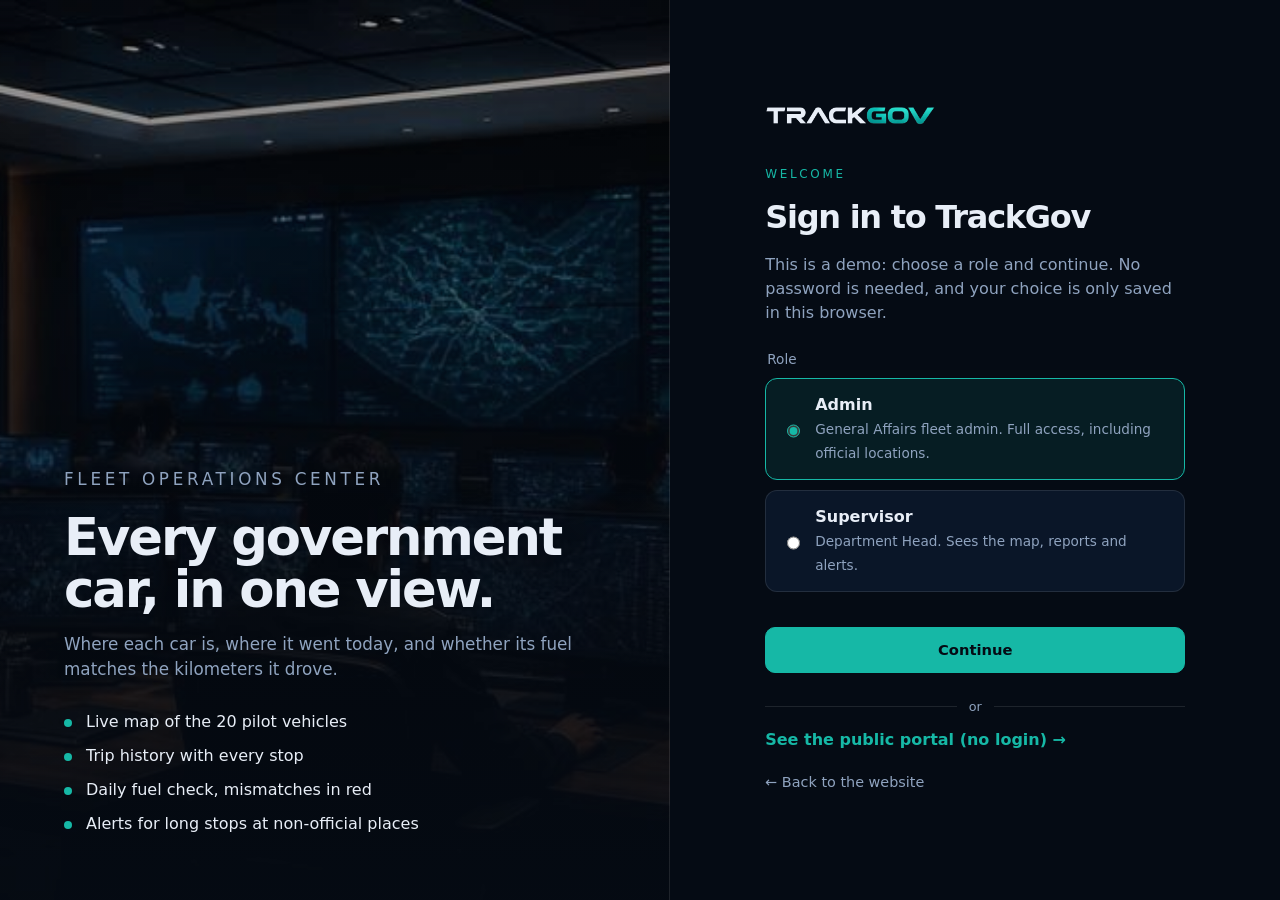
<file: login.html>
<!doctype html>
<html lang="en">
  <head>
    <meta charset="utf-8" />
    <meta name="viewport" content="width=device-width, initial-scale=1, viewport-fit=cover" />
    <title>Login · TrackGov</title>
    <meta name="description" content="Demo login for TrackGov: choose a role (no password needed)." />
    <link rel="icon" href="assets/img/logo-mark.png" />
    <link rel="stylesheet" href="css/style.css" />
    <link rel="stylesheet" href="css/app.css" />
    <link rel="stylesheet" href="css/login.css" />
  </head>
  <body class="login-page">
    <!-- Left: what TrackGov is. Hidden on phones. -->
    <div class="login-brand">
      <div class="login-brand-text">
        <p class="eyebrow">Fleet operations center</p>
        <h1>Every government car, in one view.</h1>
        <p>
          Where each car is, where it went today, and whether its fuel matches the kilometers it
          drove.
        </p>
        <ul class="login-features">
          <li>Live map of the 20 pilot vehicles</li>
          <li>Trip history with every stop</li>
          <li>Daily fuel check, mismatches in red</li>
          <li>Alerts for long stops at non-official places</li>
        </ul>
      </div>
    </div>

    <!-- Right: the demo login -->
    <main class="login-panel">
      <div class="login-box">
        <a class="login-logo" href="index.html"
          ><img src="assets/img/logo-wordmark.png" alt="TrackGov" width="602" height="69"
        /></a>
        <p class="eyebrow">Welcome</p>
        <h2>Sign in to TrackGov</h2>
        <p class="login-intro">
          This is a demo: choose a role and continue. No password is needed, and your choice is
          only saved in this browser.
        </p>

        <form id="login-form">
          <fieldset class="role-options" id="role-options">
            <legend>Role</legend>
            <!-- Filled by js/login.js from ROLES in js/common.js -->
          </fieldset>
          <p class="form-message is-error" id="login-message" role="status"></p>
          <button class="button login-button" type="submit">Continue</button>
        </form>

        <div class="login-divider"><span>or</span></div>
        <p class="login-public">
          <a class="text-link" href="public.html">See the public portal (no login) →</a>
        </p>
        <a class="login-back" href="index.html">← Back to the website</a>
      </div>
    </main>

    <script src="js/data/places.js"></script>
    <script src="js/data/vehicles.js"></script>
    <script src="js/data/routes.js"></script>
    <script src="js/simulation.js"></script>
    <script src="js/storage.js"></script>
    <script src="js/common.js"></script>
    <script src="js/login.js"></script>
  </body>
</html>
</file>
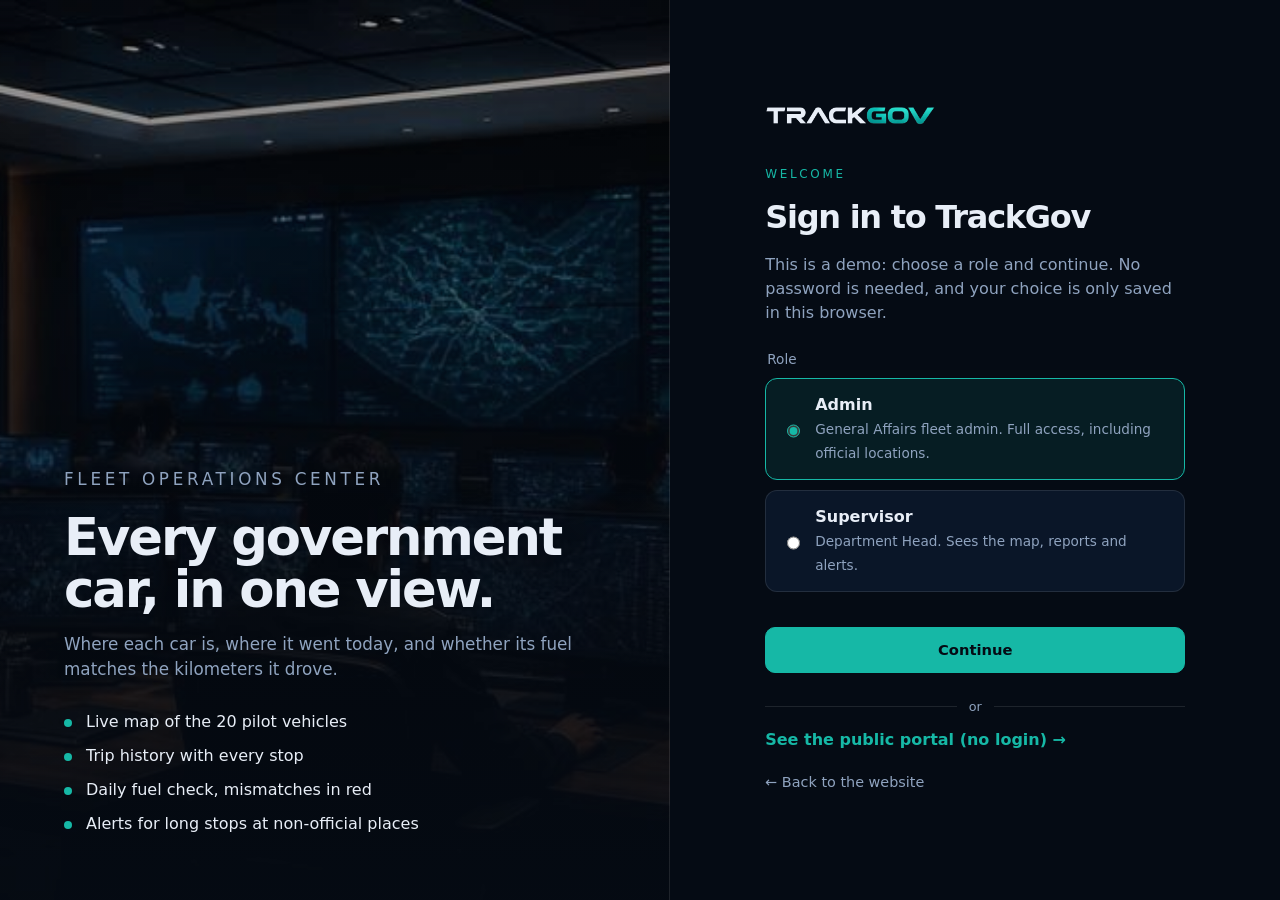
<file: trips.html>
<!doctype html>
<html lang="en">
  <head>
    <meta charset="utf-8" />
    <meta name="viewport" content="width=device-width, initial-scale=1, viewport-fit=cover" />
    <title>Trip history · TrackGov</title>
    <meta name="description" content="Route, stops and stop times of each vehicle's trip today (simulated data)." />
    <link rel="icon" href="assets/img/logo-mark.png" />
    <link rel="stylesheet" href="css/style.css" />
    <link rel="stylesheet" href="css/app.css" />
    <link rel="stylesheet" href="css/track.css" />
    <link rel="stylesheet" href="css/trips.css" />
  </head>
  <body class="app" data-page="trips.html">
    <!-- Filled by js/common.js -->
    <aside class="app-sidebar" id="app-sidebar"></aside>

    <main class="app-main">
      <div class="page-head">
        <div>
          <p class="eyebrow">Trip history</p>
          <h1>Trip replay</h1>
          <p>
            Each car's route today: where it started, the road it took, where it stopped and for
            how long. Real Jogja roads, simulated trips.
          </p>
        </div>
        <span class="demo">Demo day · simulated trips</span>
      </div>

      <!-- The 3D trip track. Same markup as in index.html; js/track.js fills it. -->
      <div class="tg" id="tg">
        <div class="tg-frame">
          <div class="tg-card" role="region" aria-label="Trip replay">
            <div class="tg-side">
              <span class="tg-plate" id="tg-plate">AB 1564 UV</span
              ><span class="tg-agency" id="tg-agency">Setda</span>
            </div>
            <div class="tg-stats">
              <div class="tg-stat tg-date">
                <span class="tg-label">Date</span
                ><span class="tg-v" id="tg-sDate">28<small>OCT</small></span>
              </div>
              <div class="tg-stat">
                <span class="tg-label">Distance</span
                ><span class="tg-v" id="tg-sDist">0<small>KM</small></span>
              </div>
              <div class="tg-stat">
                <span class="tg-label">Moving time</span
                ><span class="tg-v" id="tg-sMove">0<small>MIN</small></span>
              </div>
              <div class="tg-stat">
                <span class="tg-label">Avg speed</span
                ><span class="tg-v" id="tg-sAvg">0<small>KM/H</small></span>
              </div>
              <div class="tg-stat">
                <span class="tg-label">Stops</span><span class="tg-v" id="tg-sStops">0</span>
              </div>
            </div>
            <div class="tg-stage">
              <svg id="tg-track" role="img" aria-label="Trip route"></svg>
            </div>
            <aside class="tg-info">
              <div>
                <span class="tg-label">Vehicle</span>
                <h3 id="tg-vName">Toyota Avanza</h3>
                <p id="tg-vMeta">Driver</p>
              </div>
              <div class="tg-flag" id="tg-flag" role="status">
                <svg width="18" height="18" viewBox="0 0 24 24" aria-hidden="true">
                  <path d="M12 3l10 18H2z" fill="none" stroke="#f26363" stroke-width="2" />
                  <path
                    d="M12 10v5M12 18v.5"
                    stroke="#f26363"
                    stroke-width="2"
                    stroke-linecap="round"
                  /></svg
                ><span id="tg-flagText"></span>
              </div>
              <div>
                <span class="tg-label">Trip schedule</span>
                <ol class="tg-sched" id="tg-sched"></ol>
              </div>
              <p class="tg-note" id="tg-fuel"></p>
            </aside>
            <div class="tg-player">
              <div class="tg-ctrl">
                <button class="tg-play" id="tg-play" aria-label="Play replay">
                  <svg id="tg-playIcon" width="18" height="18" viewBox="0 0 24 24">
                    <path d="M7 4l13 8-13 8z" fill="currentColor" />
                  </svg>
                </button>
                <button class="tg-rate" data-r="30" aria-pressed="false">30×</button>
                <button class="tg-rate" data-r="90" aria-pressed="true">90×</button>
                <button class="tg-rate" data-r="300" aria-pressed="false">300×</button>
              </div>
              <div class="tg-readout">
                <span><small>Time</small><b id="tg-rClock">07:00</b></span>
                <span><small>Speed</small><b id="tg-rSpeed">0 km/h</b></span>
                <span><small>Covered</small><b id="tg-rDist">0.0 km</b></span>
                <span><small>Status</small><b id="tg-rState">Ready</b></span>
              </div>
              <div class="tg-profile">
                <svg
                  id="tg-prof"
                  aria-label="Speed over the trip. Click or drag to jump to a moment."
                ></svg>
              </div>
            </div>
          </div>
        </div>
        <div class="tg-nav">
          <button id="tg-prev" aria-label="Previous vehicle">
            <svg width="18" height="18" viewBox="0 0 24 24">
              <path d="M15 5l-7 7 7 7" fill="none" stroke="currentColor" stroke-width="2.2" />
            </svg>
          </button>
          <button id="tg-next" aria-label="Next vehicle">
            <svg width="18" height="18" viewBox="0 0 24 24">
              <path d="M9 5l7 7-7 7" fill="none" stroke="currentColor" stroke-width="2.2" />
            </svg>
          </button>
        </div>
        <div class="tg-chips" id="tg-chips" aria-label="Choose a vehicle"></div>
      </div>

      <!-- All of today's trips. Filled by js/trips.js -->
      <section class="panel trips-panel" aria-labelledby="trips-title">
        <div class="panel-head">
          <h2 id="trips-title">Today's trips</h2>
          <div class="panel-tools">
            <input
              class="text-input"
              id="trip-search"
              type="search"
              placeholder="Search plate, agency or place"
              aria-label="Search trips"
            />
            <label class="check-label"><input type="checkbox" id="only-flagged" /> Only flagged stops</label>
          </div>
        </div>
        <div class="table-scroll">
          <table class="data-table trip-table">
            <thead>
              <tr>
                <th>Vehicle</th>
                <th>Route</th>
                <th class="number">Left</th>
                <th class="number">Back</th>
                <th class="number">Distance</th>
                <th class="number">Duration</th>
                <th class="number">Stops</th>
                <th>Check</th>
              </tr>
            </thead>
            <tbody id="trip-rows"></tbody>
          </table>
        </div>
        <p class="panel-note">Click a trip to replay it above. "Flagged" means a stop of more than 30 minutes at a place that is not an official location.</p>
      </section>
    </main>

    <!-- Filled by js/common.js -->
    <nav class="app-bottom-nav" id="app-bottom-nav" aria-label="App pages"></nav>

    <script src="js/data/places.js"></script>
    <script src="js/data/vehicles.js"></script>
    <script src="js/data/routes.js"></script>
    <script src="js/simulation.js"></script>
    <script src="js/format.js"></script>
    <script src="js/storage.js"></script>
    <script src="js/common.js"></script>
    <script src="js/track.js"></script>
    <script src="js/trips.js"></script>
  </body>
</html>
</file>
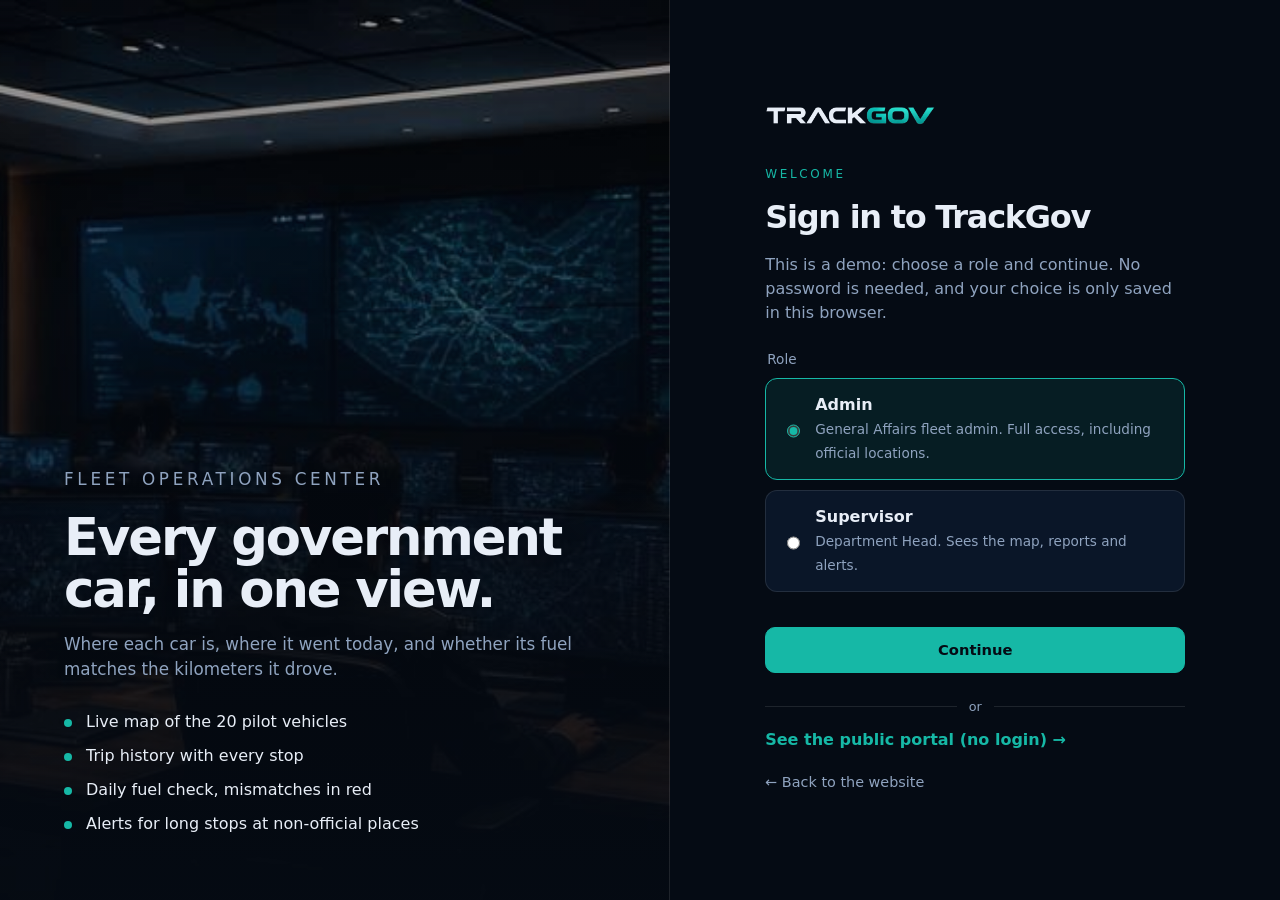
<file: vehicles.html>
<!doctype html>
<html lang="en">
  <head>
    <meta charset="utf-8" />
    <meta name="viewport" content="width=device-width, initial-scale=1, viewport-fit=cover" />
    <title>Vehicles · TrackGov</title>
    <meta name="description" content="All vehicles of the TrackGov pilot, with their status today (simulated data)." />
    <link rel="icon" href="assets/img/logo-mark.png" />
    <link rel="stylesheet" href="css/style.css" />
    <link rel="stylesheet" href="css/app.css" />
    <link rel="stylesheet" href="css/vehicles.css" />
  </head>
  <body class="app" data-page="vehicles.html">
    <!-- Filled by js/common.js -->
    <aside class="app-sidebar" id="app-sidebar"></aside>

    <main class="app-main">
      <div class="page-head">
        <div>
          <p class="eyebrow">Fleet</p>
          <h1>Vehicles</h1>
          <p>Every vehicle in the pilot, with its status right now and today's distance.</p>
        </div>
        <!-- Shown only to Admins (js/vehicles.js) -->
        <button class="button" id="add-vehicle-button" hidden>+ Add vehicle</button>
      </div>

      <!-- The add form, opened with the button above (Admin only) -->
      <section class="panel" id="add-vehicle-panel" aria-labelledby="add-vehicle-title" hidden>
        <h2 id="add-vehicle-title">Add a vehicle</h2>
        <p class="panel-note">
          A new vehicle has no GPS tracker yet, so it shows as "No GPS yet" until the backend
          connects its tracker.
        </p>
        <form class="vehicle-form" id="vehicle-form" novalidate>
          <label>
            Plate
            <input type="text" id="vehicle-plate" placeholder="AB 1234 XY" autocomplete="off" required />
          </label>
          <label>
            Model
            <select id="vehicle-model"></select>
          </label>
          <label>
            Agency
            <select id="vehicle-agency"></select>
          </label>
          <label>
            Driver
            <input type="text" id="vehicle-driver" placeholder="Full name" required />
          </label>
          <p class="form-message" id="vehicle-message" role="status"></p>
          <div class="vehicle-form-buttons">
            <button class="button button-secondary" type="button" id="cancel-vehicle">Cancel</button>
            <button class="button" type="submit">Save vehicle</button>
          </div>
        </form>
      </section>

      <section class="panel" aria-labelledby="vehicles-title">
        <div class="panel-head">
          <h2 id="vehicles-title">All vehicles <span class="count-label" id="vehicle-count"></span></h2>
          <div class="panel-tools">
            <input
              class="text-input"
              id="vehicle-search"
              type="search"
              placeholder="Search plate or driver"
              aria-label="Search vehicles"
            />
            <select class="filter-select" id="agency-filter" aria-label="Filter by agency"></select>
            <select class="filter-select" id="status-filter" aria-label="Filter by status"></select>
          </div>
        </div>
        <div class="table-scroll">
          <table class="data-table">
            <thead>
              <tr>
                <th>Vehicle</th>
                <th>Agency</th>
                <th>Driver</th>
                <th>Status now</th>
                <th class="number">Km today</th>
                <th class="number">Normal km/L</th>
                <th></th>
              </tr>
            </thead>
            <tbody id="vehicle-rows"></tbody>
          </table>
        </div>
      </section>
    </main>

    <!-- Filled by js/common.js -->
    <nav class="app-bottom-nav" id="app-bottom-nav" aria-label="App pages"></nav>

    <script src="js/data/places.js"></script>
    <script src="js/data/vehicles.js"></script>
    <script src="js/data/routes.js"></script>
    <script src="js/simulation.js"></script>
    <script src="js/format.js"></script>
    <script src="js/storage.js"></script>
    <script src="js/common.js"></script>
    <script src="js/vehicles.js"></script>
  </body>
</html>
</file>
<file: css/style.css>
:root {
  --ink: #050b14;
  --navy: #0a1628;
  --navy2: #10223d;
  --teal: #16b8a6;
  --blue: #3b82f6;
  --text: #e8eef7;
  --muted: #8fa3bf;
  --line: rgba(255, 255, 255, 0.1);
  --ease: cubic-bezier(0.2, 0.7, 0.2, 1);
  box-sizing: border-box;
  padding-top: env(safe-area-inset-top, 0px);
  padding-bottom: env(safe-area-inset-bottom, 0px);
}
html {
  scroll-behavior: smooth;
  scroll-padding-top: env(safe-area-inset-top, 0px);
}
*,
*::before,
*::after {
  box-sizing: inherit;
}
body {
  margin: 0;
  background: var(--ink);
  color: var(--text);
  font-family:
    "Helvetica Neue",
    Inter,
    system-ui,
    -apple-system,
    "Segoe UI",
    sans-serif;
  line-height: 1.5;
  overflow-x: hidden;
  -webkit-font-smoothing: antialiased;
}
a {
  color: inherit;
  text-decoration: none;
}
:focus-visible {
  outline: 2px solid var(--teal);
  outline-offset: 3px;
  border-radius: 4px;
}
.wrap {
  width: min(1200px, 100% - 48px);
  margin-inline: auto;
}
.eyebrow {
  font-size: 0.75rem;
  letter-spacing: 0.22em;
  text-transform: uppercase;
  color: var(--teal);
  margin: 0 0 20px;
}
.demo {
  display: inline-block;
  font-size: 0.7rem;
  letter-spacing: 0.12em;
  text-transform: uppercase;
  color: var(--muted);
  border: 1px dashed var(--line);
  border-radius: 99px;
  padding: 4px 12px;
}
h1,
h2,
h3 {
  font-weight: 700;
  letter-spacing: -0.04em;
  margin: 0;
}
/* nav */
header {
  position: fixed;
  inset: 0 0 auto;
  z-index: 50;
  padding-top: env(safe-area-inset-top, 0px);
  transition:
    background 0.4s,
    backdrop-filter 0.4s;
}
header.solid {
  background: rgba(5, 11, 20, 0.78);
  backdrop-filter: blur(14px);
  border-bottom: 1px solid var(--line);
}
.bar {
  display: flex;
  align-items: center;
  justify-content: space-between;
  height: 72px;
}
.mark {
  font-weight: 700;
  letter-spacing: -0.03em;
  font-size: 1.25rem;
  display: flex;
  align-items: center;
  gap: 10px;
}

.dim {
  position: absolute;
  inset: 0;
  z-index: 1;
  background: #050b14;
  opacity: 0;
  pointer-events: none;
}
.ph2 {
  position: absolute;
  inset: 0;
  z-index: 2;
  display: flex;
  flex-direction: column;
  align-items: center;
  justify-content: center;
  text-align: center;
  padding: 0 24px;
  pointer-events: none;
}
.ph2 .eyebrow {
  display: block;
  opacity: 0;
}
.ph2 p {
  margin: 0;
  font-size: clamp(2.4rem, 8.4vw, 8rem);
  font-weight: 800;
  letter-spacing: -0.05em;
  line-height: 0.98;
  opacity: 0;
}
.ph2 p:last-child {
  color: var(--teal);
}
/* ===== animated background ===== */
.bgfx {
  position: fixed;
  inset: 0;
  z-index: -1;
  pointer-events: none;
  overflow: hidden;
}
.bgfx .o {
  position: absolute;
  border-radius: 50%;
  will-change: transform;
}
.bgfx .o1 {
  width: 60vw;
  height: 60vw;
  left: -18vw;
  top: -12vw;
  background: radial-gradient(closest-side, rgba(22, 184, 166, 0.2), transparent);
  translate: 0 calc(var(--p, 0) * -45vh);
  animation: o1 26s ease-in-out infinite alternate;
}
.bgfx .o2 {
  width: 55vw;
  height: 55vw;
  right: -18vw;
  top: 30vh;
  background: radial-gradient(closest-side, rgba(59, 130, 246, 0.18), transparent);
  translate: 0 calc(var(--p, 0) * -70vh);
  animation: o2 32s ease-in-out infinite alternate;
}
.bgfx .o3 {
  width: 48vw;
  height: 48vw;
  left: 22vw;
  bottom: -22vw;
  background: radial-gradient(closest-side, rgba(22, 184, 166, 0.13), transparent);
  translate: 0 calc(var(--p, 0) * -30vh);
  animation: o3 38s ease-in-out infinite alternate;
}
@keyframes o1 {
  to {
    transform: translate(22vw, 24vh) scale(1.25);
  }
}
@keyframes o2 {
  to {
    transform: translate(-20vw, -18vh) scale(1.15);
  }
}
@keyframes o3 {
  to {
    transform: translate(16vw, -22vh) scale(1.3);
  }
}
.bgfx svg {
  position: absolute;
  left: 50%;
  top: 50%;
  width: 150vmax;
  height: 150vmax;
  translate: -50% -50%;
  opacity: 0.1;
  animation: spin 200s linear infinite;
}
.bgfx svg path {
  vector-effect: non-scaling-stroke;
  stroke-dasharray: 3 16;
  animation: dash 24s linear infinite;
}
@keyframes spin {
  to {
    rotate: 360deg;
  }
}
@keyframes dash {
  to {
    stroke-dashoffset: -190;
  }
}
.bgfx .sk {
  position: absolute;
  left: -35vw;
  width: 30vw;
  height: 1px;
  background: linear-gradient(90deg, transparent, rgba(22, 184, 166, 0.55), transparent);
  animation: streak 9s linear infinite;
}
.bgfx .sk:nth-of-type(1) {
  top: 18%;
}
.bgfx .sk:nth-of-type(2) {
  top: 47%;
  animation-duration: 12s;
  animation-delay: 3s;
}
.bgfx .sk:nth-of-type(3) {
  top: 76%;
  animation-duration: 10s;
  animation-delay: 6s;
}
@keyframes streak {
  to {
    translate: 175vw 0;
  }
}
.bgfx::after {
  content: "";
  position: absolute;
  inset: -20%;
  opacity: 0.06;
  background-image: url("data:image/svg+xml,%3Csvg xmlns='http://www.w3.org/2000/svg' width='200' height='200'%3E%3Cfilter id='n'%3E%3CfeTurbulence type='fractalNoise' baseFrequency='.8' numOctaves='2' stitchTiles='stitch'/%3E%3C/filter%3E%3Crect width='100%25' height='100%25' filter='url(%23n)'/%3E%3C/svg%3E");
  animation: grain 1s steps(1) infinite;
}
@keyframes grain {
  0% {
    translate: 0 0;
  }
  20% {
    translate: -3% 2%;
  }
  40% {
    translate: 2% -3%;
  }
  60% {
    translate: -2% -1%;
  }
  80% {
    translate: 3% 3%;
  }
}
/* ===== extra sections ===== */
.pho {
  padding: 0;
  height: 240svh;
}
.phs {
  position: sticky;
  top: 0;
  height: 100svh;
  overflow: hidden;
  background: var(--ink);
}
.phi {
  position: absolute;
  inset: 0;
  background: url("../assets/img/yogyakarta-aerial.jpg") 50% 40% / cover no-repeat;
  filter: saturate(0.75) brightness(0.8);
  clip-path: inset(16% 14%);
  will-change: clip-path, scale;
}
.phs::after {
  content: "";
  position: absolute;
  inset: 0;
  background: linear-gradient(
    180deg,
    rgba(5, 11, 20, 0.3),
    rgba(5, 11, 20, 0.15) 40%,
    rgba(5, 11, 20, 0.82)
  );
  pointer-events: none;
}
.pht {
  position: absolute;
  z-index: 2;
  left: max(24px, calc((100% - 1200px) / 2));
  right: 24px;
  bottom: clamp(40px, 9vh, 110px);
  opacity: 0;
}
.pht h2 {
  font-size: clamp(2.6rem, 8.4vw, 8rem);
  line-height: 0.95;
  max-width: 12ch;
}
.how {
  padding: 0;
  height: 340svh;
}
.hws {
  position: sticky;
  top: 0;
  height: 100svh;
  display: grid;
  grid-template-columns: minmax(0, 5fr) minmax(0, 7fr);
  align-items: center;
  gap: 4vw;
  padding: 0 max(24px, calc((100% - 1200px) / 2));
}
.hn {
  font-size: clamp(8rem, 28vw, 24rem);
  font-weight: 800;
  letter-spacing: -0.07em;
  line-height: 0.8;
  color: transparent;
  -webkit-text-stroke: 1px rgba(22, 184, 166, 0.55);
}
.hws ol {
  list-style: none;
  margin: 0 0 28px;
  padding: 0;
  display: grid;
  gap: clamp(14px, 3vh, 28px);
}
.hws li {
  opacity: 0.22;
  padding-left: 20px;
  border-left: 2px solid var(--line);
  transition:
    opacity 0.6s,
    translate 0.6s var(--ease),
    border-color 0.6s;
}
.hws li.on {
  opacity: 1;
  translate: 12px 0;
  border-color: var(--teal);
}
.hws li h3 {
  font-size: clamp(1.8rem, 4vw, 3.4rem);
}
.hws li p {
  margin: 8px 0 0;
  color: var(--muted);
  max-width: 40ch;
}
.gh {
  flex: 0 0 min(70vw, 520px);
  display: flex;
  flex-direction: column;
  justify-content: center;
}
.gh h2 {
  font-size: clamp(2.6rem, 7vw, 6rem);
  line-height: 0.95;
}
.gp {
  margin: 0;
  flex: 0 0 min(62vw, 640px);
  height: min(70svh, 560px);
  position: relative;
  overflow: hidden;
}
.gp.wide {
  flex-basis: min(42vw, 420px);
}
.gi {
  position: absolute;
  inset: 0;
  background-size: cover;
  background-repeat: no-repeat;
  filter: saturate(0.72) brightness(0.85);
  transition: scale 1.4s var(--ease);
}
.gp:hover .gi {
  scale: 1.05;
}
.gp::after {
  content: "";
  position: absolute;
  inset: 0;
  background: linear-gradient(180deg, transparent 45%, rgba(5, 11, 20, 0.82));
  pointer-events: none;
}
.gp span {
  position: absolute;
  z-index: 1;
  left: 20px;
  bottom: 18px;
  font-size: 0.7rem;
  letter-spacing: 0.2em;
  text-transform: uppercase;
}
.about {
  display: grid;
  grid-template-columns: 1fr 1fr;
  gap: 6vw;
  align-items: start;
}
.about h2 {
  font-size: clamp(2.2rem, 5vw, 4.4rem);
  line-height: 1;
}
.about p {
  color: var(--muted);
  font-size: 1.05rem;
  margin: 0 0 24px;
}
.about ul {
  list-style: none;
  margin: 0;
  padding: 0;
}
.about li {
  padding: 14px 0;
  border-top: 1px solid var(--line);
  display: flex;
  justify-content: space-between;
}
.about li span {
  color: var(--teal);
}
@media (max-width: 820px) {
  .about {
    grid-template-columns: 1fr;
  }
}
@media (max-width: 700px) {
  .hws {
    grid-template-columns: 1fr;
    align-content: center;
    gap: 12px;
  }
  .hn {
    font-size: 30vw;
  }
}
@media (prefers-reduced-motion: reduce) {
  .pho {
    height: 100svh;
  }
  .phi {
    clip-path: none;
  }
  .pht {
    opacity: 1;
  }
  .how {
    height: auto;
  }
  .hws {
    position: static;
    height: auto;
    padding: 80px 24px;
  }
  .hws li {
    opacity: 1;
  }
  .gp {
    flex: 1 1 280px;
    height: 300px;
  }
  .gh {
    flex: 1 1 100%;
  }
}
/* ===== logo ===== */
:root {
  --mark: url("../assets/img/logo-mark.png");
}
.lg {
  display: block;
  position: relative;
  aspect-ratio: 415/211;
  background: var(--mark) center/contain no-repeat;
}
.lg::after {
  content: "";
  position: absolute;
  inset: 0;
  background: linear-gradient(
      100deg,
      transparent 42%,
      rgba(255, 255, 255, 0.9) 50%,
      transparent 58%
    )
    100% 0/250% 100% no-repeat;
  -webkit-mask: var(--mark) center/contain no-repeat;
  mask: var(--mark) center/contain no-repeat;
  animation: shine 7s ease-in-out 3.2s infinite;
}
@keyframes shine {
  0% {
    background-position: 100% 0;
  }
  22%,
  100% {
    background-position: 0 0;
  }
}
@keyframes wipe {
  to {
    clip-path: inset(0);
    translate: 0 0;
  }
}
@keyframes lfade {
  from {
    opacity: 0;
    translate: 0 10px;
  }
  to {
    opacity: 1;
    translate: 0 0;
  }
}
.mark {
  gap: 12px;
}
.lg-s {
  width: 66px;
  height: 34px;
  aspect-ratio: auto;
  clip-path: inset(0 100% 0 0);
  transition:
    clip-path 1.1s var(--ease) 0.3s,
    translate 0.5s var(--ease),
    filter 0.5s;
}
.lw-s {
  height: 14px;
  width: auto;
  clip-path: inset(0 100% 0 0);
  transition: clip-path 1s var(--ease) 0.75s;
}
body.ready .lg-s,
body.ready .lw-s {
  clip-path: inset(0);
}
.mark:hover .lg-s,
.mark:focus-visible .lg-s {
  translate: 4px 0;
  filter: drop-shadow(0 0 10px rgba(22, 184, 166, 0.65));
}
@media (max-width: 400px) {
  .lw-s {
    display: none;
  }
}
.curtain .ld {
  --W: clamp(150px, 22vw, 260px);
  display: flex;
  flex-direction: column;
  align-items: center;
  gap: clamp(14px, 2.4vw, 26px);
}
.curtain.nav .ld {
  display: none;
}
.curtain:not(.nav) #lab {
  display: none;
}
.lg-b {
  width: var(--W);
  clip-path: inset(0 100% 0 0);
  translate: -40px 0;
  animation: wipe 1.1s var(--ease) 0.2s forwards;
}
.lg-b::after {
  animation: shine 2.2s ease-in-out 1.5s 1;
}
.lw-b {
  width: calc(var(--W) * 1.46);
  clip-path: inset(0 100% 0 0);
  animation: wipe 1s var(--ease) 0.9s forwards;
}
.lt-b {
  width: calc(var(--W) * 1.32);
  opacity: 0;
  animation: lfade 0.8s var(--ease) 1.5s forwards;
}
/* ===== fullscreen menu ===== */
:root {
  --px: clamp(20px, 3.2vw, 48px);
  --g: 14px;
  --hdr: 88px;
}
header {
  z-index: 60;
}
header .bar {
  width: 100%;
  margin: 0;
  padding-inline: max(24px, calc((100% - 1200px) / 2));
  transition: padding 0.7s var(--ease);
}
body.menu-open header {
  background: none !important;
  backdrop-filter: none !important;
  border-color: transparent !important;
}
body.menu-open header .bar {
  padding-inline: var(--px);
}
.burger {
  display: flex;
  align-items: center;
  gap: 14px;
  background: none;
  border: 0;
  color: var(--text);
  cursor: pointer;
  font: inherit;
  font-size: 0.78rem;
  letter-spacing: 0.22em;
  text-transform: uppercase;
  min-height: 48px;
  padding: 0;
}
.burger .ic {
  width: 48px;
  height: 48px;
  border: 1px solid rgba(255, 255, 255, 0.28);
  border-radius: 50%;
  position: relative;
  transition:
    background 0.4s,
    border-color 0.4s,
    color 0.4s,
    transform 0.6s var(--ease);
}
.burger .ic i {
  position: absolute;
  left: 14px;
  right: 14px;
  height: 1.5px;
  background: currentColor;
  transition:
    transform 0.5s var(--ease),
    top 0.5s var(--ease);
}
.burger .ic i:first-child {
  top: 20px;
}
.burger .ic i:last-child {
  top: 27px;
}
.burger:hover .ic {
  border-color: var(--teal);
}
.burger[aria-expanded="true"] .ic {
  background: var(--teal);
  border-color: var(--teal);
  color: var(--ink);
  transform: rotate(90deg);
}
.burger[aria-expanded="true"] .ic i:first-child {
  top: 23px;
  transform: rotate(45deg);
}
.burger[aria-expanded="true"] .ic i:last-child {
  top: 23px;
  transform: rotate(-45deg);
}
.menu {
  position: fixed;
  inset: 0;
  z-index: 55;
  display: grid;
  grid-template-columns: 52fr 48fr;
  grid-template-rows: minmax(0, 1fr) auto;
  background: radial-gradient(60% 50% at 85% 95%, rgba(22, 184, 166, 0.08), transparent), #071321;
  clip-path: inset(0 0 100% 0);
  visibility: hidden;
  transition:
    clip-path 0.9s cubic-bezier(0.76, 0, 0.24, 1),
    visibility 0s 0.9s;
  overflow: hidden;
}
.menu.open {
  clip-path: inset(0);
  visibility: visible;
  transition: clip-path 1s cubic-bezier(0.76, 0, 0.24, 1);
}
.cont {
  position: absolute;
  right: -12%;
  bottom: -18%;
  width: 70%;
  opacity: 0.07;
  pointer-events: none;
  z-index: 0;
}
.mc {
  grid-area: 1/1;
  position: relative;
  z-index: 1;
  min-height: 0;
  display: grid;
  grid-template-columns: repeat(12, minmax(0, 1fr));
  grid-template-rows: repeat(12, minmax(0, 1fr));
  gap: var(--g);
  padding: calc(var(--hdr) + env(safe-area-inset-top, 0px)) calc(var(--px) * 0.5) 0 var(--px);
}
.t {
  margin: 0;
  position: relative;
  overflow: hidden;
  clip-path: inset(100% 0 0 0);
  transition: clip-path 0.5s var(--ease);
}
.menu.open .t {
  clip-path: inset(0);
  transition: clip-path 1.1s cubic-bezier(0.76, 0, 0.24, 1) calc(0.45s + var(--i) * 0.12s);
}
.t img {
  width: 100%;
  height: 100%;
  object-fit: cover;
  display: block;
  filter: saturate(0.7) brightness(0.82) contrast(1.05);
  scale: 1.25;
  transition: scale 0.5s var(--ease);
}
.menu.open .t img {
  scale: 1;
  transition: scale 1.8s var(--ease) calc(0.45s + var(--i) * 0.12s);
}
.t::after {
  content: "";
  position: absolute;
  inset: 0;
  background: linear-gradient(180deg, transparent 35%, rgba(7, 19, 33, 0.78));
  pointer-events: none;
}
.t figcaption {
  position: absolute;
  left: 14px;
  bottom: 12px;
  z-index: 1;
  font-size: 0.64rem;
  letter-spacing: 0.2em;
  text-transform: uppercase;
  color: rgba(232, 238, 247, 0.88);
}
.t-yogya {
  grid-area: 1/1/5/13;
}
.t-yogya img {
  object-position: 50% 38%;
}
.t-sedan {
  grid-area: 5/1/13/7;
}
.t-sedan img {
  object-position: 38% 66%;
}
.t-detail {
  grid-area: 5/7/9/10;
}
.t-suv {
  grid-area: 5/10/9/13;
}
.t-suv img {
  object-position: 62% 50%;
}
.t-control {
  grid-area: 9/7/13/13;
}
.t-control img {
  object-position: 50% 45%;
}
.menu.open .t:hover img,
.menu[data-hot="sedan"] .t-sedan img,
.menu[data-hot="yogya"] .t-yogya img,
.menu[data-hot="detail"] .t-detail img,
.menu[data-hot="suv"] .t-suv img,
.menu[data-hot="control"] .t-control img {
  scale: 1.06;
  filter: saturate(0.95) brightness(0.98) contrast(1.05);
  transition:
    scale 1s var(--ease),
    filter 0.5s;
}
.mn {
  grid-area: 1/2;
  position: relative;
  z-index: 1;
  display: flex;
  flex-direction: column;
  justify-content: center;
  padding: calc(var(--hdr) + env(safe-area-inset-top, 0px)) var(--px) 0 calc(var(--px) * 0.75);
}
.mn ul {
  list-style: none;
  margin: 0;
  padding: 0;
}
.mn li {
  overflow: hidden;
  padding: 0.03em 0;
}
.mn a {
  display: grid;
  grid-template-columns: clamp(2.4rem, 4vw, 3.2rem) minmax(0, 1fr);
  align-items: baseline;
  font-size: clamp(1.7rem, min(4.3vw, 8.4svh), 5.2rem);
  font-weight: 800;
  text-transform: uppercase;
  letter-spacing: -0.045em;
  line-height: 1;
  color: var(--text);
}
.mn a em {
  font-style: normal;
  font-size: 0.7rem;
  letter-spacing: 0.2em;
  font-weight: 500;
  color: var(--teal);
  transition: color 0.3s;
}
.mn a span {
  position: relative;
  justify-self: start;
  display: block;
  transform: translateY(112%);
  transition:
    transform 0.5s var(--ease),
    translate 0.6s var(--ease);
}
.menu.open .mn a span {
  transform: none;
  transition:
    transform 1.1s var(--ease) calc(0.55s + var(--i) * 0.07s),
    translate 0.6s var(--ease);
}
.mn a span::after {
  content: "";
  position: absolute;
  left: 0;
  right: 0;
  bottom: 0.03em;
  height: 3px;
  background: var(--teal);
  scale: 0 1;
  transform-origin: 0 50%;
  transition: scale 0.5s var(--ease);
}
.mn a:hover span,
.mn a:focus-visible span {
  translate: 10px 0;
}
.mn a:hover span::after,
.mn a:focus-visible span::after {
  scale: 1 1;
}
.mn a:hover em,
.mn a:focus-visible em {
  color: #7ee8dc;
}
.mf {
  grid-area: 2/1/3/-1;
  position: relative;
  z-index: 1;
  margin: 0;
  padding: 18px var(--px) calc(20px + env(safe-area-inset-bottom, 0px));
  font-size: 0.68rem;
  letter-spacing: 0.2em;
  text-transform: uppercase;
  color: var(--muted);
}
@media (max-width: 700px) {
  :root {
    --g: 10px;
  }
  .menu {
    grid-template-columns: 1fr;
    grid-template-rows: auto 1fr auto;
    overflow-y: auto;
  }
  .mc {
    grid-area: 1/1;
    grid-template-columns: repeat(6, minmax(0, 1fr));
    grid-template-rows: repeat(2, minmax(0, 1fr));
    height: calc(28svh + var(--hdr) + env(safe-area-inset-top, 0px));
    padding-inline: var(--px);
  }
  .t-sedan {
    grid-area: 1/1/3/3;
  }
  .t-yogya {
    grid-area: 1/3/2/7;
  }
  .t-detail {
    grid-area: 2/3/3/5;
  }
  .t-suv {
    grid-area: 2/5/3/7;
  }
  .t-control {
    display: none;
  }
  .mn {
    grid-area: 2/1;
    padding: 22px var(--px) 0;
  }
  .mn a {
    font-size: clamp(1.9rem, min(9vw, 7.4svh), 3.2rem);
  }
  .mf {
    grid-area: 3/1;
  }
}
/* hero */
.hero {
  position: relative;
  height: 260svh;
  background: var(--ink);
}
.hs {
  position: sticky;
  top: 0;
  height: 100svh;
  display: flex;
  align-items: flex-end;
  overflow: hidden;
}
.vid {
  position: absolute;
  left: 0;
  right: 0;
  top: 50%;
  height: min(100%, max(42vw, 340px));
  translate: 0 -50%;
  overflow: hidden;
  -webkit-mask-image: linear-gradient(transparent, #000 16%, #000 84%, transparent);
  mask-image: linear-gradient(transparent, #000 16%, #000 84%, transparent);
}
.vid video {
  width: 100%;
  height: 100%;
  object-fit: cover;
  object-position: 64% 50%;
  scale: var(--vs, 1.02);
  translate: 0 var(--vy, 0);
  will-change: scale, translate;
}
.hs::before {
  content: "";
  position: absolute;
  inset: 0;
  z-index: 1;
  background: linear-gradient(
      180deg,
      rgba(5, 11, 20, 0.7) 0,
      rgba(10, 22, 40, 0.35) 35%,
      rgba(5, 11, 20, 0.55) 70%,
      var(--ink) 100%
    ),
    linear-gradient(90deg, rgba(5, 11, 20, 0.82) 0, rgba(5, 11, 20, 0.2) 65%);
}
.hs::after {
  content: "";
  position: absolute;
  z-index: 1;
  right: -10%;
  top: 22%;
  width: 60%;
  height: 40%;
  background: radial-gradient(closest-side, rgba(22, 184, 166, 0.22), transparent);
  pointer-events: none;
}
.hero .wrap {
  position: relative;
  z-index: 2;
  width: 100%;
  margin: 0;
  padding: 140px max(24px, calc((100% - 1200px) / 2)) 150px;
}
.hero h1 {
  font-size: clamp(3rem, 9.5vw, 8.5rem);
  line-height: 0.92;
}
.hero h1 > span {
  display: block;
  overflow: hidden;
  padding-bottom: 0.08em;
}
.hero h1 em {
  display: block;
  font-style: normal;
}
.ch {
  display: inline-block;
  transform: translateY(110%);
  animation: rise 1.4s var(--ease) forwards;
  animation-delay: calc(0.25s + var(--i) * 0.05s);
}
.hero h1 > span:nth-child(2) em {
  color: var(--teal);
}
@keyframes rise {
  to {
    transform: none;
  }
}
.fade {
  opacity: 0;
  transform: translateY(18px);
  animation: fade 1s var(--ease) forwards;
}
@keyframes fade {
  to {
    opacity: 1;
    transform: none;
  }
}
.lede {
  max-width: 34ch;
  font-size: clamp(1.05rem, 1.8vw, 1.3rem);
  color: #c3d0e3;
  margin: 28px 0 36px;
}
.ctas {
  display: flex;
  gap: 14px;
  flex-wrap: wrap;
}
.btn {
  display: inline-flex;
  align-items: center;
  min-height: 48px;
  padding: 0 26px;
  border-radius: 99px;
  font-weight: 600;
  font-size: 0.95rem;
  transition:
    transform 0.35s var(--ease),
    background 0.3s,
    border-color 0.3s;
}
.btn.p {
  background: var(--teal);
  color: var(--ink);
}
.btn.p:hover {
  transform: translateY(-2px);
  background: #1ad0bc;
}
.btn.s {
  border: 1px solid rgba(255, 255, 255, 0.28);
  backdrop-filter: blur(6px);
}
.btn.s:hover {
  border-color: var(--text);
  transform: translateY(-2px);
}
.scroll {
  position: absolute;
  z-index: 2;
  right: max(24px, calc((100% - 1200px) / 2));
  bottom: 40px;
  display: flex;
  align-items: center;
  gap: 12px;
  font-size: 0.7rem;
  letter-spacing: 0.2em;
  text-transform: uppercase;
  color: var(--muted);
}
.scroll b {
  width: 1px;
  height: 48px;
  background: linear-gradient(var(--teal), transparent);
  animation: pulse 2.4s ease-in-out infinite;
}
@keyframes pulse {
  50% {
    opacity: 0.25;
  }
}
@media (max-width: 820px) {
  .scroll {
    display: none;
  }
  .hero .wrap {
    padding-bottom: 64px;
  }
  .vid video {
    object-position: 68% 50%;
  }
}
.ch,
.fade {
  animation-play-state: paused;
}
body.ready .ch,
body.ready .fade {
  animation-play-state: running;
}
/* sections */
section {
  padding: clamp(88px, 14vw, 180px) 0;
  position: relative;
}
.rv {
  opacity: 0;
  transform: translateY(40px);
  transition:
    opacity 1.5s var(--ease),
    transform 1.5s var(--ease);
  transition-delay: var(--d, 0s);
}
.rv.in {
  opacity: 1;
  transform: none;
}
.intro {
  background: linear-gradient(transparent, rgba(10, 22, 40, 0.55) 60%, transparent);
  padding: 0;
  height: 260svh;
}
.pin {
  position: sticky;
  top: 0;
  min-height: 100svh;
  display: flex;
  flex-direction: column;
  justify-content: center;
}
.w {
  opacity: 0.15;
}
.intro h2 {
  font-size: clamp(2rem, 5.6vw, 4.8rem);
  line-height: 1.04;
  max-width: 20ch;
}
.intro h2 .m {
  color: var(--muted);
}
.intro p {
  color: var(--muted);
  max-width: 52ch;
  font-size: 1.1rem;
  margin: 36px 0 0;
}
.head {
  display: flex;
  justify-content: space-between;
  align-items: flex-end;
  gap: 24px;
  flex-wrap: wrap;
  margin-bottom: 48px;
}
.head h2 {
  font-size: clamp(2rem, 4.6vw, 3.8rem);
  line-height: 1.02;
}
.cards {
  display: grid;
  grid-template-columns: repeat(auto-fit, minmax(220px, 1fr));
  gap: 16px;
}
.card {
  border: 1px solid var(--line);
  border-radius: 18px;
  padding: 28px;
  background: linear-gradient(160deg, rgba(16, 34, 61, 0.7), rgba(10, 22, 40, 0.4));
  transition:
    border-color 0.4s,
    transform 0.4s var(--ease);
}
.card:hover {
  border-color: rgba(22, 184, 166, 0.5);
  transform: translateY(-4px);
}
.card .n {
  font-size: clamp(2.6rem, 5vw, 4rem);
  font-weight: 700;
  letter-spacing: -0.05em;
  line-height: 1;
}
.n.teal {
  color: var(--teal);
}
.card p {
  margin: 10px 0 0;
  color: var(--muted);
  font-size: 0.9rem;
}
.map {
  display: grid;
  grid-template-columns: 1.6fr 1fr;
  gap: 16px;
}
@media (max-width: 900px) {
  .map {
    grid-template-columns: 1fr;
  }
}
.panel {
  border: 1px solid var(--line);
  border-radius: 18px;
  background: var(--navy);
  overflow: hidden;
}
.panel svg {
  display: block;
  width: 100%;
  height: auto;
}
.legend {
  padding: 28px;
  display: flex;
  flex-direction: column;
  gap: 14px;
}
.legend h3 {
  font-size: 1.3rem;
}
.legend ul {
  list-style: none;
  margin: 0;
  padding: 0;
}
.legend li {
  display: flex;
  justify-content: space-between;
  padding: 11px 0;
  border-bottom: 1px solid var(--line);
  font-size: 0.95rem;
}
.legend li span {
  color: var(--muted);
}
.legend p {
  font-size: 0.85rem;
  color: var(--muted);
  margin: 0;
}
.grid2 {
  display: grid;
  grid-template-columns: repeat(auto-fit, minmax(300px, 1fr));
  gap: 16px;
}
.chart {
  padding: 28px;
}
.chart h3 {
  font-size: 1.15rem;
  margin-bottom: 4px;
}
.chart > p {
  margin: 0 0 22px;
  color: var(--muted);
  font-size: 0.85rem;
}
.bars {
  display: flex;
  align-items: flex-end;
  gap: 10px;
  height: 170px;
}
.bars div {
  flex: 1;
  display: flex;
  flex-direction: column;
  justify-content: flex-end;
  align-items: center;
  gap: 8px;
  height: 100%;
  font-size: 0.7rem;
  color: var(--muted);
}
.bars i {
  width: 100%;
  border-radius: 6px 6px 0 0;
  background: linear-gradient(var(--teal), rgba(22, 184, 166, 0.25));
  height: 0;
  transition: height 1.2s var(--ease);
}
.in .bars i {
  height: var(--h);
}
table {
  width: 100%;
  border-collapse: collapse;
  font-size: 0.9rem;
}
th {
  font-weight: 500;
  color: var(--muted);
  text-align: left;
  font-size: 0.72rem;
  letter-spacing: 0.12em;
  text-transform: uppercase;
}
th,
td {
  padding: 11px 8px 11px 0;
  border-bottom: 1px solid var(--line);
}
.tag {
  color: var(--teal);
}
.warn {
  color: #f0b35a;
}
.final {
  text-align: center;
  background: radial-gradient(70% 60% at 50% 100%, rgba(22, 184, 166, 0.18), transparent);
  padding-bottom: clamp(100px, 16vw, 200px);
}
.final h2 {
  font-size: clamp(2.6rem, 8vw, 7rem);
  line-height: 0.95;
  margin-bottom: 36px;
}
.final .ctas {
  justify-content: center;
}
footer {
  border-top: 1px solid var(--line);
  padding: 28px 0;
  color: var(--muted);
  font-size: 0.8rem;
}
footer .wrap {
  display: flex;
  justify-content: space-between;
  flex-wrap: wrap;
  gap: 12px;
}
.curtain {
  position: fixed;
  inset: 0;
  z-index: 100;
  background: var(--navy2);
  display: flex;
  align-items: center;
  justify-content: center;
  border-block: 2px solid var(--teal);
  transition: transform 1.3s cubic-bezier(0.76, 0, 0.24, 1);
  will-change: transform;
}
.curtain span {
  font-size: clamp(2rem, 7vw, 5rem);
  font-weight: 700;
  letter-spacing: -0.04em;
}
.curtain b {
  position: absolute;
  right: 24px;
  bottom: 20px;
  font-size: clamp(3rem, 10vw, 8rem);
  font-weight: 700;
  color: var(--teal);
  letter-spacing: -0.05em;
  line-height: 1;
}
.curtain.nav b {
  display: none;
}
body.loading {
  overflow: hidden;
}
.pg {
  position: fixed;
  top: 0;
  left: 0;
  right: 0;
  height: 2px;
  background: var(--teal);
  transform: scaleX(0);
  transform-origin: 0 50%;
  z-index: 70;
}
.marq {
  overflow: hidden;
  padding: clamp(24px, 5vw, 60px) 0;
  white-space: nowrap;
}
.mt {
  display: flex;
  width: max-content;
  will-change: transform;
}
.mt span {
  font-size: clamp(4rem, 15vw, 13rem);
  font-weight: 700;
  letter-spacing: -0.05em;
  line-height: 1;
  color: transparent;
  -webkit-text-stroke: 1px rgba(255, 255, 255, 0.22);
  padding-right: 0.3em;
}
@media (prefers-reduced-motion: reduce) {
  .curtain {
    display: none;
  }
  body.loading {
    overflow: auto;
  }
  .w {
    opacity: 1;
  }
}
.ghost {
  position: absolute;
  z-index: 1;
  left: 0;
  right: 0;
  top: 46%;
  text-align: center;
  font-size: clamp(4rem, 17vw, 16rem);
  font-weight: 800;
  letter-spacing: -0.06em;
  line-height: 1;
  color: transparent;
  -webkit-text-stroke: 1px rgba(255, 255, 255, 0.13);
  white-space: nowrap;
  pointer-events: none;
  translate: calc(var(--mx, 0) * -24px) calc(-50% + var(--gy, 0px) + var(--my, 0) * -14px);
  transition: translate 0.6s var(--ease);
}
.hud {
  position: absolute;
  inset: 0;
  z-index: 2;
  pointer-events: none;
}
.hud svg {
  position: absolute;
  inset: 0;
  width: 100%;
  height: 100%;
}
.chip {
  position: absolute;
  translate: calc(var(--mx, 0) * var(--k) * 1px) calc(var(--my, 0) * var(--k) * 1px);
  transition: translate 0.6s var(--ease);
}
.ci {
  padding: 10px 16px;
  border: 1px solid rgba(22, 184, 166, 0.4);
  border-radius: 99px;
  background: rgba(5, 11, 20, 0.55);
  backdrop-filter: blur(8px);
  font-size: 0.8rem;
  color: #c3d0e3;
  opacity: 0;
  animation: float 6s ease-in-out infinite;
}
.ci b {
  color: var(--teal);
}
body.ready .ci {
  opacity: 1;
  transition: opacity 1s 1.5s;
}
@keyframes float {
  50% {
    transform: translateY(-10px);
  }
}
.hudl {
  position: absolute;
  right: max(24px, calc((100% - 1200px) / 2));
  bottom: 100px;
  font-size: 0.65rem;
  letter-spacing: 0.16em;
  text-transform: uppercase;
  color: var(--muted);
}
.stats {
  position: absolute;
  z-index: 2;
  left: max(24px, calc((100% - 1200px) / 2));
  bottom: 32px;
  display: flex;
  gap: 36px;
  align-items: flex-end;
  opacity: 0;
  transition: opacity 1s 1.6s;
}
body.ready .stats {
  opacity: 1;
}
.stats div {
  display: flex;
  flex-direction: column;
  gap: 4px;
}
.stats b {
  font-size: 1.6rem;
  letter-spacing: -0.03em;
  line-height: 1;
}
.stats span {
  font-size: 0.68rem;
  letter-spacing: 0.14em;
  text-transform: uppercase;
  color: var(--muted);
}
@media (max-width: 820px) {
  .chip,
  .hudl,
  .stats {
    display: none;
  }
}
.hz {
  padding: 0;
  height: 400svh;
}
.hzp {
  position: sticky;
  top: 0;
  height: 100svh;
  overflow: hidden;
  display: flex;
  align-items: center;
}
.hzt {
  display: flex;
  flex: none;
  gap: 4vw;
  padding: 0 8vw;
  will-change: transform;
}
.pn {
  flex: 0 0 min(78vw, 900px);
  height: min(70svh, 560px);
  position: relative;
  overflow: hidden;
  border: 1px solid var(--line);
  border-radius: 24px;
  padding: clamp(24px, 4vw, 56px);
  display: flex;
  flex-direction: column;
  justify-content: space-between;
  background: linear-gradient(160deg, rgba(16, 34, 61, 0.85), rgba(5, 11, 20, 0.6));
  transition: border-color 0.4s;
}
.pn:hover {
  border-color: rgba(22, 184, 166, 0.5);
}
.pn::after {
  content: attr(data-n);
  position: absolute;
  right: -1%;
  top: -6%;
  font-size: clamp(10rem, 30vw, 26rem);
  font-weight: 800;
  letter-spacing: -0.06em;
  line-height: 1;
  color: transparent;
  -webkit-text-stroke: 1px rgba(22, 184, 166, 0.22);
  pointer-events: none;
}
.pn .no {
  font-size: 0.8rem;
  letter-spacing: 0.2em;
  color: var(--teal);
  position: relative;
  z-index: 1;
}
.pn h3 {
  font-size: clamp(3rem, 9vw, 8rem);
  line-height: 0.9;
  position: relative;
  z-index: 1;
}
.pn p {
  color: var(--muted);
  max-width: 38ch;
  margin: 0;
  position: relative;
  z-index: 1;
}
@media (prefers-reduced-motion: reduce) {
  .ch {
    transform: none;
  }
  .ci,
  .stats {
    opacity: 1;
  }
  .hero {
    height: 100svh;
  }
  .ph2,
  .dim {
    display: none;
  }
  .hz {
    height: auto;
  }
  .hzp {
    position: static;
    height: auto;
    overflow: visible;
    padding: 80px 0;
  }
  .hzt {
    flex-wrap: wrap;
    padding: 0 24px;
  }
  .pn {
    flex: 1 1 300px;
    height: 360px;
  }
}
.split {
  overflow: hidden;
  padding: clamp(60px, 10vw, 140px) 0;
}
.split h2 {
  font-size: clamp(3.5rem, 15vw, 13rem);
  line-height: 0.88;
  letter-spacing: -0.06em;
  font-weight: 800;
}
.split h2 span {
  display: block;
  will-change: translate;
}
.split h2 span:last-child {
  color: transparent;
  -webkit-text-stroke: 1px var(--teal);
  text-align: right;
}
.split p {
  max-width: 40ch;
  color: var(--muted);
  margin: 28px 0 0;
}
.mega {
  font-size: clamp(2.5rem, 15.5vw, 15rem);
  font-weight: 800;
  letter-spacing: -0.06em;
  line-height: 0.8;
  text-align: center;
  color: transparent;
  -webkit-text-stroke: 1px rgba(22, 184, 166, 0.35);
  overflow: hidden;
  padding: clamp(48px, 8vw, 110px) 24px clamp(16px, 3vw, 40px);
}
@media (prefers-reduced-motion: reduce) {
  html {
    scroll-behavior: auto;
  }
  *,
  *::before,
  *::after {
    animation: none !important;
    transition-duration: 0.01ms !important;
  }
  .hero h1 em {
    transform: none;
  }
  .fade,
  .rv {
    opacity: 1;
    transform: none;
  }
  .vid video {
    transform: none;
  }
  .bars i {
    height: var(--h);
  }
}

/* gallery photos (one class per photo) */
.gi-sedan {
  background-image: url("../assets/img/sedan.jpg");
  background-position: 40% 65%;
}
.gi-yogya {
  background-image: url("../assets/img/yogyakarta-aerial.jpg");
  background-position: 50% 40%;
}
.gi-suv {
  background-image: url("../assets/img/suv-highway.jpg");
  background-position: 62% 50%;
}
.gi-control {
  background-image: url("../assets/img/control-room.jpg");
  background-position: 50% 45%;
}
.gi-detail {
  background-image: url("../assets/img/sedan-detail.jpg");
  background-position: 50% 50%;
}
</file>
<file: css/track.css>
/* ===== TrackGov trip track (scoped: every class and id starts with tg-) ===== */
.tg {
  --tg-cut: 44px;
  --tg-deep: #0b4440;
  --tg-alert: #f26363;
  position: relative;
  margin-top: clamp(28px, 4vw, 48px);
}
.tg-frame {
  background: linear-gradient(
    135deg,
    rgba(22, 184, 166, 0.9),
    rgba(22, 184, 166, 0.35) 45%,
    rgba(59, 130, 246, 0.5)
  );
  padding: 1px;
  clip-path: polygon(
    var(--tg-cut) 0,
    100% 0,
    100% calc(100% - var(--tg-cut)),
    calc(100% - var(--tg-cut)) 100%,
    0 100%,
    0 var(--tg-cut)
  );
}
.tg-card {
  background: linear-gradient(180deg, var(--navy), #071120);
  clip-path: polygon(
    var(--tg-cut) 0,
    100% 0,
    100% calc(100% - var(--tg-cut)),
    calc(100% - var(--tg-cut)) 100%,
    0 100%,
    0 var(--tg-cut)
  );
  display: grid;
  grid-template-columns: 76px minmax(0, 1fr) 300px;
  grid-template-areas: "side stats info" "side stage info" "player player player";
}
.tg-label {
  font-size: 0.68rem;
  letter-spacing: 0.18em;
  text-transform: uppercase;
  color: var(--muted);
  font-weight: 600;
}
.tg-side {
  grid-area: side;
  display: flex;
  flex-direction: column;
  align-items: center;
  justify-content: center;
  gap: 14px;
  padding: 56px 0 24px;
  border-right: 1px solid var(--line);
}
.tg-plate {
  writing-mode: vertical-rl;
  transform: rotate(180deg);
  font-weight: 800;
  font-size: 2.7rem;
  letter-spacing: -0.04em;
  line-height: 1;
  white-space: nowrap;
}
.tg-agency {
  writing-mode: vertical-rl;
  transform: rotate(180deg);
  font-size: 0.66rem;
  letter-spacing: 0.2em;
  text-transform: uppercase;
  color: var(--teal);
  font-weight: 700;
  white-space: nowrap;
}
.tg-stats {
  grid-area: stats;
  display: flex;
  flex-wrap: wrap;
  gap: 20px 40px;
  padding: 26px 28px 0;
}
.tg-stat {
  display: flex;
  flex-direction: column;
  gap: 6px;
  min-width: 0;
}
.tg-v {
  font-weight: 700;
  font-size: clamp(2rem, 4vw, 3.1rem);
  line-height: 1;
  color: var(--teal);
  font-variant-numeric: tabular-nums;
  letter-spacing: -0.04em;
  white-space: nowrap;
}
.tg-v small {
  font-size: 0.36em;
  color: var(--text);
  margin-left: 5px;
  letter-spacing: 0.06em;
  font-weight: 600;
}
.tg-date .tg-v {
  color: var(--text);
}
.tg-stage {
  grid-area: stage;
  position: relative;
  min-width: 0;
}
.tg-stage svg {
  display: block;
  width: 100%;
  height: auto;
}
.tg-info {
  grid-area: info;
  padding: 26px 24px 18px;
  border-left: 1px solid var(--line);
  display: flex;
  flex-direction: column;
  gap: 18px;
  min-width: 0;
}
.tg-info p {
  margin: 0;
  color: var(--muted);
  font-size: 0.9rem;
}
.tg-info h3 {
  margin: 2px 0 0;
  font-size: 1.1rem;
  letter-spacing: -0.02em;
}
.tg-flag {
  display: none;
  gap: 10px;
  align-items: flex-start;
  background: rgba(242, 99, 99, 0.1);
  border: 1px solid rgba(242, 99, 99, 0.45);
  color: #ffd5d5;
  border-radius: 10px;
  padding: 10px 12px;
  font-size: 0.85rem;
  line-height: 1.35;
}
.tg-flag.tg-on {
  display: flex;
}
.tg-flag b {
  color: var(--tg-alert);
}
.tg-sched {
  list-style: none;
  margin: 8px 0 0;
  padding: 0;
  display: flex;
  flex-direction: column;
  border-top: 1px solid var(--line);
}
.tg-sched li {
  display: grid;
  grid-template-columns: 36px minmax(0, 1fr) auto;
  gap: 10px;
  align-items: baseline;
  padding: 9px 0;
  border-bottom: 1px solid var(--line);
  transition: opacity 0.3s;
}
.tg-n {
  font-weight: 700;
  font-size: 1.05rem;
  color: var(--muted);
  letter-spacing: -0.02em;
}
.tg-p {
  font-weight: 600;
  font-size: 0.92rem;
  overflow-wrap: anywhere;
}
.tg-p em {
  display: block;
  font-style: normal;
  font-weight: 500;
  font-size: 0.74rem;
  color: var(--muted);
}
.tg-tm {
  font-weight: 700;
  font-size: 1.02rem;
  font-variant-numeric: tabular-nums;
  letter-spacing: -0.02em;
}
.tg-sched li.tg-now .tg-n,
.tg-sched li.tg-now .tg-tm {
  color: var(--teal);
}
.tg-sched li.tg-todo {
  opacity: 0.5;
}
.tg-sched li.tg-off .tg-p em,
.tg-sched li.tg-off .tg-n {
  color: var(--tg-alert);
}
.tg-note {
  font-size: 0.74rem;
  color: var(--muted);
  margin-top: auto;
}
.tg-player {
  grid-area: player;
  border-top: 1px solid var(--line);
  padding: 16px 28px 22px;
  display: grid;
  grid-template-columns: auto minmax(0, 1fr);
  gap: 12px 20px;
  align-items: center;
}
.tg-ctrl {
  display: flex;
  gap: 8px;
  align-items: center;
}
.tg-play {
  width: 46px;
  height: 46px;
  border-radius: 50%;
  border: 0;
  background: var(--teal);
  color: var(--ink);
  display: grid;
  place-items: center;
  box-shadow: 0 0 24px rgba(22, 184, 166, 0.45);
  cursor: pointer;
}
.tg-rate {
  border: 1px solid var(--line);
  background: transparent;
  border-radius: 99px;
  padding: 6px 11px;
  font: inherit;
  font-weight: 600;
  font-size: 0.85rem;
  color: var(--muted);
  cursor: pointer;
}
.tg-rate[aria-pressed="true"] {
  border-color: var(--teal);
  color: var(--teal);
}
.tg-readout {
  display: flex;
  gap: 26px;
  flex-wrap: wrap;
  font-weight: 700;
  font-size: 1.2rem;
  letter-spacing: -0.02em;
  font-variant-numeric: tabular-nums;
}
.tg-readout small {
  font-size: 0.6rem;
  letter-spacing: 0.16em;
  color: var(--muted);
  display: block;
  font-weight: 600;
  text-transform: uppercase;
}
.tg-profile {
  grid-column: 1/-1;
  min-width: 0;
}
.tg-profile svg {
  display: block;
  width: 100%;
  height: 104px;
  touch-action: none;
  cursor: ew-resize;
}
.tg-nav {
  position: absolute;
  right: 0;
  bottom: 56px;
  display: flex;
  flex-direction: column;
  gap: 8px;
  transform: translateX(50%);
}
.tg-nav button {
  width: 46px;
  height: 46px;
  border-radius: 10px;
  border: 1px solid var(--teal);
  background: var(--ink);
  color: var(--teal);
  display: grid;
  place-items: center;
  cursor: pointer;
  transition:
    background 0.2s,
    color 0.2s;
}
.tg-nav button:hover {
  background: var(--teal);
  color: var(--ink);
}
.tg-chips {
  display: flex;
  flex-wrap: wrap;
  gap: 8px;
  padding: 16px 2px 4px;
}
@media (max-width: 960px) {
  .tg-chips {
    flex-wrap: nowrap;
    overflow-x: auto;
  }
}
.tg-chip {
  flex: none;
  border: 1px solid var(--line);
  background: transparent;
  color: var(--muted);
  border-radius: 99px;
  padding: 6px 12px;
  font: inherit;
  font-size: 0.78rem;
  font-weight: 600;
  cursor: pointer;
  display: inline-flex;
  align-items: center;
  gap: 6px;
  white-space: nowrap;
}
.tg-chip:hover {
  color: var(--text);
}
.tg-chip[aria-pressed="true"] {
  border-color: var(--teal);
  color: var(--teal);
}
.tg-chip i {
  width: 6px;
  height: 6px;
  border-radius: 50%;
  background: var(--tg-alert);
}
@keyframes tg-pulse {
  0% {
    r: 8;
    opacity: 0.55;
  }
  100% {
    r: 22;
    opacity: 0;
  }
}
.tg-halo {
  animation: tg-pulse 1.6s ease-out infinite;
}
@media (max-width: 960px) {
  .tg-card {
    grid-template-columns: minmax(0, 1fr);
    grid-template-areas: "side" "stats" "stage" "player" "info";
  }
  .tg-side {
    flex-direction: row;
    justify-content: flex-start;
    padding: 52px 20px 0;
    border-right: 0;
    gap: 12px;
    align-items: baseline;
    flex-wrap: wrap;
  }
  .tg-plate,
  .tg-agency {
    writing-mode: horizontal-tb;
    transform: none;
  }
  .tg-plate {
    font-size: 2rem;
  }
  .tg-stats {
    padding: 14px 20px 0;
    gap: 14px 28px;
  }
  .tg-info {
    border-left: 0;
    border-top: 1px solid var(--line);
    padding: 20px 20px 52px;
  }
  .tg-player {
    padding: 14px 20px 18px;
    grid-template-columns: minmax(0, 1fr);
  }
  .tg-readout {
    gap: 14px 22px;
    font-size: 1.1rem;
  }
  .tg-nav {
    position: static;
    transform: none;
    flex-direction: row;
    justify-content: flex-end;
    margin-top: 10px;
  }
}
@media (prefers-reduced-motion: reduce) {
  .tg * {
    transition: none !important;
    animation: none !important;
  }
}
</file>
<file: css/app.css>
/* app.css
   Layout shared by the app pages (map, fuel, alerts...): a sidebar on desktop,
   a bottom menu on phones, page headings and status colors.
   Load css/style.css first: the colors and fonts come from its :root. */

:root {
  --amber: #f5a524; /* parked */
  --grey: #6b7a90; /* offline */
  --alert: #f26363; /* only for alerts */
  --sidebar-width: 240px;
  --bottom-nav-height: 64px;
}

/* ---------- page layout ---------- */

body.app {
  display: grid;
  grid-template-columns: var(--sidebar-width) 1fr;
  min-height: 100vh;
}

.app-main {
  min-width: 0; /* lets wide content (like the map) shrink instead of pushing the page wider */
  padding: 32px clamp(20px, 3vw, 40px) 40px;
}

/* style.css gives every <section> a big padding for the landing page. App pages don't want it. */
body.app section {
  padding: 0;
}

/* ---------- sidebar (desktop) ---------- */

.app-sidebar {
  position: sticky;
  top: 0;
  height: 100vh;
  display: flex;
  flex-direction: column;
  gap: 28px;
  padding: 28px 16px 20px;
  background: var(--navy);
  border-right: 1px solid var(--line);
}

.side-logo img {
  display: block;
  width: 150px;
  height: auto;
  margin-left: 10px;
}

.side-nav {
  display: flex;
  flex-direction: column;
  gap: 2px;
}

.side-label {
  margin: 14px 10px 6px;
  font-size: 0.68rem;
  letter-spacing: 0.18em;
  text-transform: uppercase;
  color: var(--muted);
}

.nav-link {
  display: flex;
  align-items: center;
  justify-content: space-between;
  gap: 8px;
  padding: 10px 12px;
  border-radius: 10px;
  font-size: 0.95rem;
  color: var(--text);
}

a.nav-link:hover {
  background: var(--navy2);
}

.nav-link.is-current {
  background: rgba(22, 184, 166, 0.14);
  color: var(--teal);
  font-weight: 600;
}

/* Pages that are not built yet */
.nav-link.is-soon {
  color: var(--muted);
  opacity: 0.6;
}

.nav-link small {
  font-size: 0.66rem;
  letter-spacing: 0.1em;
  text-transform: uppercase;
}

.nav-badge {
  min-width: 22px;
  padding: 1px 7px;
  border-radius: 99px;
  background: var(--alert);
  color: #fff;
  font-size: 0.75rem;
  text-align: center;
}

.side-foot {
  margin-top: auto;
  display: flex;
  flex-direction: column;
  align-items: flex-start;
  gap: 12px;
  padding: 0 10px;
  font-size: 0.85rem;
  color: var(--muted);
}

.side-foot a:hover {
  color: var(--teal);
}

/* Who is logged in */
.side-account {
  width: 100%;
  padding: 12px;
  border: 1px solid var(--line);
  border-radius: 12px;
  background: var(--navy2);
}

.side-account span {
  display: block;
  font-size: 0.7rem;
  letter-spacing: 0.14em;
  text-transform: uppercase;
}

.side-account strong {
  display: block;
  margin: 2px 0 6px;
  color: var(--text);
  font-size: 1rem;
}

/* A button that looks like a link */
.link-button {
  padding: 0;
  border: 0;
  background: transparent;
  color: var(--teal);
  font: inherit;
  font-size: 0.85rem;
  cursor: pointer;
}

.link-button:hover {
  text-decoration: underline;
}

/* The role bar at the top of app pages on phones (hidden on desktop) */
.phone-account {
  display: none;
}

/* ---------- bottom menu (phones) ---------- */

.app-bottom-nav {
  display: none;
}

/* ---------- page heading ---------- */

.page-head {
  display: flex;
  flex-wrap: wrap;
  align-items: flex-end;
  justify-content: space-between;
  gap: 16px;
  margin-bottom: 24px;
}

.page-head .eyebrow {
  margin-bottom: 10px;
}

.page-head h1 {
  font-size: clamp(2rem, 4vw, 3.2rem);
  line-height: 1;
}

.page-head p {
  margin: 10px 0 0;
  color: var(--muted);
}

/* A small "live" label with a blinking dot */
.live-chip {
  display: inline-flex;
  align-items: center;
  gap: 10px;
  padding: 8px 14px;
  border: 1px solid var(--line);
  border-radius: 99px;
  background: var(--navy);
  font-size: 0.85rem;
  color: var(--muted);
}

.live-chip b {
  color: var(--text);
  font-variant-numeric: tabular-nums;
}

.live-dot {
  width: 8px;
  height: 8px;
  border-radius: 50%;
  background: var(--teal);
  animation: live-blink 1.6s infinite;
}

@keyframes live-blink {
  50% {
    opacity: 0.25;
  }
}

.head-actions {
  display: flex;
  flex-wrap: wrap;
  gap: 10px;
}

/* ---------- buttons and inputs ---------- */

.button {
  display: inline-flex;
  align-items: center;
  justify-content: center;
  gap: 8px;
  padding: 11px 18px;
  border: 1px solid var(--teal);
  border-radius: 10px;
  background: var(--teal);
  color: var(--ink);
  font: inherit;
  font-size: 0.92rem;
  font-weight: 600;
  cursor: pointer;
}

.button:hover {
  filter: brightness(1.08);
}

.button-secondary {
  background: transparent;
  color: var(--text);
  border-color: var(--line);
}

.text-input,
.app-main select,
.app-main input[type="number"],
.app-main input[type="time"],
.app-main input[type="text"] {
  width: 100%;
  padding: 10px 12px;
  border: 1px solid var(--line);
  border-radius: 10px;
  background: var(--ink);
  color: var(--text);
  font: inherit;
  font-size: 0.95rem;
}

.text-input::placeholder,
.app-main input::placeholder {
  color: var(--muted);
}

/* Makes the browser's own time picker and number arrows dark too */
.app-main input,
.app-main select {
  color-scheme: dark;
}

/* ---------- stat cards ---------- */

.stat-grid {
  display: grid;
  grid-template-columns: repeat(auto-fit, minmax(170px, 1fr));
  gap: 12px;
  margin-bottom: 20px;
}

.stat-card {
  padding: 18px;
  border: 1px solid var(--line);
  border-radius: 14px;
  background: var(--navy);
}

.stat-card span {
  display: block;
  font-size: 0.72rem;
  letter-spacing: 0.14em;
  text-transform: uppercase;
  color: var(--muted);
}

.stat-card strong {
  display: block;
  margin-top: 8px;
  font-size: 1.7rem;
  letter-spacing: -0.03em;
  font-variant-numeric: tabular-nums;
}

.stat-card small {
  display: block;
  margin-top: 4px;
  color: var(--muted);
  font-size: 0.8rem;
}

.stat-card.is-alert {
  border-color: rgba(242, 99, 99, 0.5);
}

.stat-card.is-alert strong {
  color: var(--alert);
}

/* ---------- panels and tables ---------- */

.panel {
  margin-bottom: 20px;
  padding: 20px;
  border: 1px solid var(--line);
  border-radius: 16px;
  background: var(--navy);
}

.panel h2 {
  font-size: 1.25rem;
  letter-spacing: -0.02em;
}

.panel-head {
  display: flex;
  flex-wrap: wrap;
  align-items: center;
  justify-content: space-between;
  gap: 12px;
  margin-bottom: 16px;
}

.panel-tools {
  display: flex;
  flex-wrap: wrap;
  align-items: center;
  gap: 12px;
}

.panel-tools .text-input {
  width: 240px;
}

.panel-note {
  margin: 12px 0 0;
  color: var(--muted);
  font-size: 0.82rem;
}

.check-label {
  display: flex;
  align-items: center;
  gap: 8px;
  color: var(--muted);
  font-size: 0.9rem;
  cursor: pointer;
}

.check-label input {
  accent-color: var(--teal);
}

/* Wide tables scroll sideways inside their panel, so the page itself never does. */
.table-scroll {
  overflow-x: auto;
}

.data-table {
  width: 100%;
  border-collapse: collapse;
  font-size: 0.92rem;
}

.data-table th {
  padding: 10px 12px;
  border-bottom: 1px solid var(--line);
  font-size: 0.7rem;
  font-weight: 600;
  letter-spacing: 0.12em;
  text-transform: uppercase;
  color: var(--muted);
  text-align: left;
  white-space: nowrap;
}

.data-table td {
  padding: 12px;
  border-bottom: 1px solid var(--line);
  white-space: nowrap;
}

.data-table tbody tr:hover {
  background: var(--navy2);
}

.data-table .number {
  text-align: right;
  font-variant-numeric: tabular-nums;
}

.data-table td small {
  display: block;
  color: var(--muted);
  font-size: 0.78rem;
}

.two-columns {
  display: grid;
  grid-template-columns: 1fr 1fr;
  gap: 20px;
  align-items: start;
}

.two-columns .panel {
  margin-bottom: 0;
}

/* ---------- status colors (moving, parked, offline, alert) ---------- */

.status-pill {
  display: inline-block;
  padding: 2px 10px;
  border-radius: 99px;
  font-size: 0.75rem;
  font-weight: 600;
  white-space: nowrap;
}

.status-dot {
  flex: none;
  width: 10px;
  height: 10px;
  border-radius: 50%;
}

.status-pill.status-moving {
  background: rgba(22, 184, 166, 0.15);
  color: var(--teal);
}
.status-pill.status-parked {
  background: rgba(245, 165, 36, 0.15);
  color: var(--amber);
}
.status-pill.status-offline {
  background: rgba(107, 122, 144, 0.2);
  color: #a9b6c8;
}
.status-pill.status-alert {
  background: rgba(242, 99, 99, 0.16);
  color: var(--alert);
}

.status-dot.status-moving {
  background: var(--teal);
}
.status-dot.status-parked {
  background: var(--amber);
}
.status-dot.status-offline {
  background: var(--grey);
}
.status-dot.status-alert {
  background: var(--alert);
}

/* ---------- phones and small tablets ---------- */

@media (max-width: 860px) {
  body.app {
    display: block;
    padding-bottom: var(--bottom-nav-height);
  }

  .app-sidebar {
    display: none;
  }

  .app-main {
    padding: 24px 16px 32px;
  }

  .phone-account {
    display: flex;
    align-items: center;
    justify-content: space-between;
    gap: 12px;
    margin-bottom: 20px;
    padding: 10px 14px;
    border: 1px solid var(--line);
    border-radius: 12px;
    background: var(--navy);
    color: var(--muted);
    font-size: 0.85rem;
  }

  .phone-account strong {
    color: var(--text);
  }

  .two-columns {
    grid-template-columns: 1fr;
  }

  .panel {
    padding: 16px;
  }

  .panel-tools,
  .panel-tools .text-input {
    width: 100%;
  }

  .app-bottom-nav {
    position: fixed;
    left: 0;
    right: 0;
    bottom: 0;
    z-index: 1000; /* above the map */
    display: flex;
    height: var(--bottom-nav-height);
    padding: 8px 8px env(safe-area-inset-bottom, 0px);
    background: var(--navy);
    border-top: 1px solid var(--line);
  }

  .app-bottom-nav .nav-link {
    flex: 1;
    flex-direction: column;
    justify-content: center;
    gap: 2px;
    padding: 4px;
    font-size: 0.8rem;
    text-align: center;
  }

  .app-bottom-nav .nav-link small {
    font-size: 0.55rem;
  }

  .app-bottom-nav .nav-badge {
    display: none;
  }
}
</file>
<file: css/alerts.css>
/* alerts.css
   Styles only used on the alerts page: the tabs and the alert cards.
   Buttons and the "demo" label come from css/app.css and css/style.css. */

/* ---------- tabs ---------- */

.alert-tabs {
  display: flex;
  gap: 6px;
  margin-bottom: 20px;
  border-bottom: 1px solid var(--line);
}

.alert-tab {
  margin-bottom: -1px; /* sits on top of the line under the tabs */
  padding: 10px 16px;
  border: 0;
  border-bottom: 2px solid transparent;
  background: transparent;
  color: var(--muted);
  font: inherit;
  font-size: 0.95rem;
  cursor: pointer;
}

.alert-tab b {
  margin-left: 6px;
  padding: 1px 8px;
  border-radius: 99px;
  background: var(--navy2);
  color: var(--text);
  font-size: 0.78rem;
}

.alert-tab.is-active {
  border-bottom-color: var(--teal);
  color: var(--text);
  font-weight: 600;
}

/* ---------- alert cards ---------- */

.alert-cards {
  display: flex;
  flex-direction: column;
  gap: 12px;
}

.alert-card {
  display: grid;
  grid-template-columns: auto 1fr auto;
  gap: 18px;
  align-items: start;
  padding: 18px 20px;
  border: 1px solid var(--line);
  border-left: 4px solid var(--alert);
  border-radius: 14px;
  background: var(--navy);
}

.alert-card.is-reviewed {
  border-left-color: var(--teal);
}

.alert-card.is-dismissed {
  border-left-color: var(--grey);
  opacity: 0.75;
}

/* The big clock time when the alert started */
.alert-when {
  min-width: 64px;
}

.alert-when strong {
  display: block;
  color: var(--alert);
  font-size: 1.4rem;
  font-variant-numeric: tabular-nums;
}

.alert-card.is-reviewed .alert-when strong {
  color: var(--teal);
}

.alert-card.is-dismissed .alert-when strong {
  color: var(--muted);
}

.alert-when small {
  color: var(--muted);
  font-size: 0.75rem;
}

.alert-body h2 {
  font-size: 1.1rem;
  letter-spacing: -0.01em;
}

.alert-body p {
  margin: 6px 0 0;
  color: var(--muted);
  font-size: 0.9rem;
}

.alert-facts {
  display: flex;
  flex-wrap: wrap;
  gap: 6px 18px;
  margin: 10px 0 0;
  padding: 0;
  list-style: none;
  font-size: 0.85rem;
}

.alert-facts li span {
  color: var(--muted);
}

.alert-decision {
  margin-top: 10px;
  font-size: 0.85rem;
}

.alert-actions {
  display: flex;
  flex-direction: column;
  align-items: stretch;
  gap: 8px;
}

.alert-actions .button {
  padding: 8px 14px;
  font-size: 0.85rem;
  white-space: nowrap;
}

.alert-actions a {
  color: var(--teal);
  font-size: 0.85rem;
  text-align: center;
}

.alert-empty {
  padding: 32px;
  border: 1px dashed var(--line);
  border-radius: 14px;
  color: var(--muted);
  text-align: center;
}

@media (max-width: 860px) {
  .alert-card {
    grid-template-columns: 1fr;
    gap: 12px;
  }

  .alert-actions {
    flex-direction: row;
    flex-wrap: wrap;
    align-items: center;
  }
}
</file>
<file: css/fuel.css>
/* fuel.css
   Styles only used on the fuel report page: the mismatch label, the refuel form and the refuel log.
   Buttons, cards, panels and tables come from css/app.css. */

/* The mismatch % in the table. Over 5% is red. */
.mismatch {
  display: inline-block;
  min-width: 70px;
  padding: 3px 10px;
  border-radius: 99px;
  background: rgba(22, 184, 166, 0.12);
  color: var(--teal);
  font-weight: 600;
  text-align: center;
}

.mismatch.is-over {
  background: rgba(242, 99, 99, 0.16);
  color: var(--alert);
}

.mismatch.is-missing {
  background: transparent;
  color: var(--muted);
}

.data-table tr.is-over td:first-child {
  box-shadow: inset 3px 0 0 var(--alert);
}

/* ---------- refuel form ---------- */

.refuel-form {
  display: grid;
  grid-template-columns: 1fr 1fr;
  gap: 14px;
  margin-top: 18px;
}

.refuel-form label {
  display: flex;
  flex-direction: column;
  gap: 6px;
  font-size: 0.85rem;
  color: var(--muted);
}

.refuel-form .full-width {
  grid-column: 1 / -1;
}

.refuel-form small {
  font-size: 0.75rem;
}

.refuel-form input[type="file"] {
  color: var(--text);
  font-size: 0.85rem;
}

.form-message {
  margin: 0;
  min-height: 1.2em;
  font-size: 0.9rem;
}

.form-message.is-error {
  color: var(--alert);
}

.form-message.is-success {
  color: var(--teal);
}

/* ---------- refuel log ---------- */

.refuel-log {
  display: flex;
  flex-direction: column;
  gap: 8px;
  max-height: 560px;
  margin: 16px 0 0;
  padding: 0;
  overflow-y: auto;
  list-style: none;
}

.refuel-log li {
  display: flex;
  align-items: center;
  justify-content: space-between;
  gap: 12px;
  padding: 12px 14px;
  border: 1px solid var(--line);
  border-radius: 12px;
  background: var(--ink);
}

.refuel-log li.is-new {
  border-color: rgba(22, 184, 166, 0.5);
}

.refuel-log strong {
  display: block;
}

.refuel-log small {
  display: block;
  color: var(--muted);
  font-size: 0.8rem;
}

.refuel-log .log-amount {
  text-align: right;
  white-space: nowrap;
}

.remove-button {
  margin-top: 4px;
  padding: 0;
  border: 0;
  background: transparent;
  color: var(--alert);
  font: inherit;
  font-size: 0.78rem;
  cursor: pointer;
}

@media (max-width: 860px) {
  .refuel-form {
    grid-template-columns: 1fr;
  }
}
</file>
<file: css/login.css>
/* login.css
   The demo login page: a photo panel on the left, the role picker on the right.
   Buttons come from css/app.css. */

body.login-page {
  display: grid;
  grid-template-columns: 1.1fr 1fr;
  min-height: 100vh;
}

/* ---------- left: photo and features ---------- */

.login-brand {
  display: flex;
  align-items: flex-end;
  padding: clamp(32px, 5vw, 72px);
  /* The dark gradient keeps the white text readable on top of the photo */
  background:
    linear-gradient(180deg, rgba(5, 11, 20, 0.35), rgba(5, 11, 20, 0.92)),
    url("../assets/img/control-room.jpg") center / cover;
  border-right: 1px solid var(--line);
}

.login-brand-text {
  max-width: 520px;
}

.login-brand h1 {
  font-size: clamp(2.2rem, 4vw, 3.6rem);
  line-height: 1;
}

.login-brand p {
  color: var(--muted);
  font-size: 1.05rem;
}

.login-features {
  display: grid;
  gap: 10px;
  margin: 28px 0 0;
  padding: 0;
  list-style: none;
}

.login-features li {
  padding-left: 22px;
  position: relative;
}

/* A small teal dot in front of each feature */
.login-features li::before {
  content: "";
  position: absolute;
  left: 0;
  top: 0.55em;
  width: 8px;
  height: 8px;
  border-radius: 50%;
  background: var(--teal);
}

/* ---------- right: the login box ---------- */

.login-panel {
  display: flex;
  align-items: center;
  justify-content: center;
  padding: 32px 24px;
}

.login-box {
  width: min(420px, 100%);
}

.login-logo img {
  display: block;
  width: 170px;
  height: auto;
  margin-bottom: 40px;
}

.login-box .eyebrow {
  margin-bottom: 10px;
}

.login-box h2 {
  font-size: 2rem;
}

.login-intro {
  margin: 12px 0 24px;
  color: var(--muted);
}

.role-options {
  display: grid;
  gap: 10px;
  margin: 0;
  padding: 0;
  border: 0;
}

.role-options legend {
  margin-bottom: 8px;
  color: var(--muted);
  font-size: 0.85rem;
}

/* Each role is a card. The real radio button is inside, so the keyboard works as normal. */
.role-option {
  display: flex;
  gap: 12px;
  padding: 14px 16px;
  border: 1px solid var(--line);
  border-radius: 12px;
  background: var(--navy);
  cursor: pointer;
}

.role-option:has(input:checked) {
  border-color: var(--teal);
  background: rgba(22, 184, 166, 0.1);
}

.role-option input {
  margin-top: 4px;
  accent-color: var(--teal);
}

.role-option strong {
  display: block;
}

.role-option small {
  color: var(--muted);
  font-size: 0.85rem;
}

.login-page .form-message {
  min-height: 1.2em;
  margin: 10px 0 0;
  color: var(--alert);
  font-size: 0.9rem;
}

.login-button {
  width: 100%;
  margin-top: 8px;
}

.login-divider {
  display: flex;
  align-items: center;
  gap: 12px;
  margin: 24px 0 12px;
  color: var(--muted);
  font-size: 0.8rem;
}

/* The lines on both sides of "or" */
.login-divider::before,
.login-divider::after {
  content: "";
  flex: 1;
  border-top: 1px solid var(--line);
}

.login-public {
  margin: 0;
}

.login-public .text-link {
  color: var(--teal);
  font-weight: 600;
}

.login-back {
  display: inline-block;
  margin-top: 20px;
  color: var(--muted);
  font-size: 0.9rem;
}

.login-back:hover {
  color: var(--teal);
}

@media (max-width: 860px) {
  body.login-page {
    display: block;
  }

  .login-brand {
    display: none;
  }

  .login-panel {
    min-height: 100vh;
  }
}
</file>
<file: css/trips.css>
/* trips.css
   Styles only used on the trip history page. The 3D track is styled by css/track.css,
   the panel and table by css/app.css. */

/* Space between the track and the trip list */
.trips-panel {
  margin-top: 28px;
}

.trip-row {
  cursor: pointer;
}

.trip-row.is-selected {
  background: rgba(22, 184, 166, 0.1);
}

.trip-row.is-selected td:first-child {
  box-shadow: inset 3px 0 0 var(--teal);
}

.trip-row.is-flagged td:first-child strong {
  color: var(--alert);
}

/* Routes can be long, so they may wrap onto two lines */
.trip-table .route-cell {
  min-width: 260px;
  white-space: normal;
  color: var(--muted);
  font-size: 0.85rem;
}
</file>
<file: css/vehicles.css>
/* vehicles.css
   Styles only used on the vehicles page: the filters, the "No GPS yet" label and the add form.
   The table, panels and buttons come from css/app.css. */

.count-label {
  color: var(--muted);
  font-size: 0.95rem;
  font-weight: 400;
}

.filter-select {
  width: auto;
  min-width: 160px;
}

/* A vehicle added by an Admin has no GPS trip yet */
.status-pill.status-none {
  background: transparent;
  border: 1px dashed var(--line);
  color: var(--muted);
}

.row-actions {
  text-align: right;
}

.row-actions a {
  color: var(--teal);
  font-size: 0.85rem;
}

.row-actions .delete-button {
  color: var(--alert);
}

/* ---------- add form ---------- */

.vehicle-form {
  display: grid;
  grid-template-columns: repeat(4, 1fr);
  gap: 14px;
  margin-top: 16px;
}

.vehicle-form label {
  display: flex;
  flex-direction: column;
  gap: 6px;
  color: var(--muted);
  font-size: 0.85rem;
}

.vehicle-form .form-message {
  grid-column: 1 / 3;
  align-self: center;
  min-height: 1.2em;
  margin: 0;
  font-size: 0.9rem;
}

.form-message.is-error {
  color: var(--alert);
}

.form-message.is-success {
  color: var(--teal);
}

.vehicle-form-buttons {
  grid-column: 3 / 5;
  display: flex;
  justify-content: flex-end;
  gap: 10px;
}

@media (max-width: 860px) {
  .filter-select {
    flex: 1;
  }

  .vehicle-form {
    grid-template-columns: 1fr;
  }

  .vehicle-form .form-message,
  .vehicle-form-buttons {
    grid-column: 1;
  }
}
</file>
